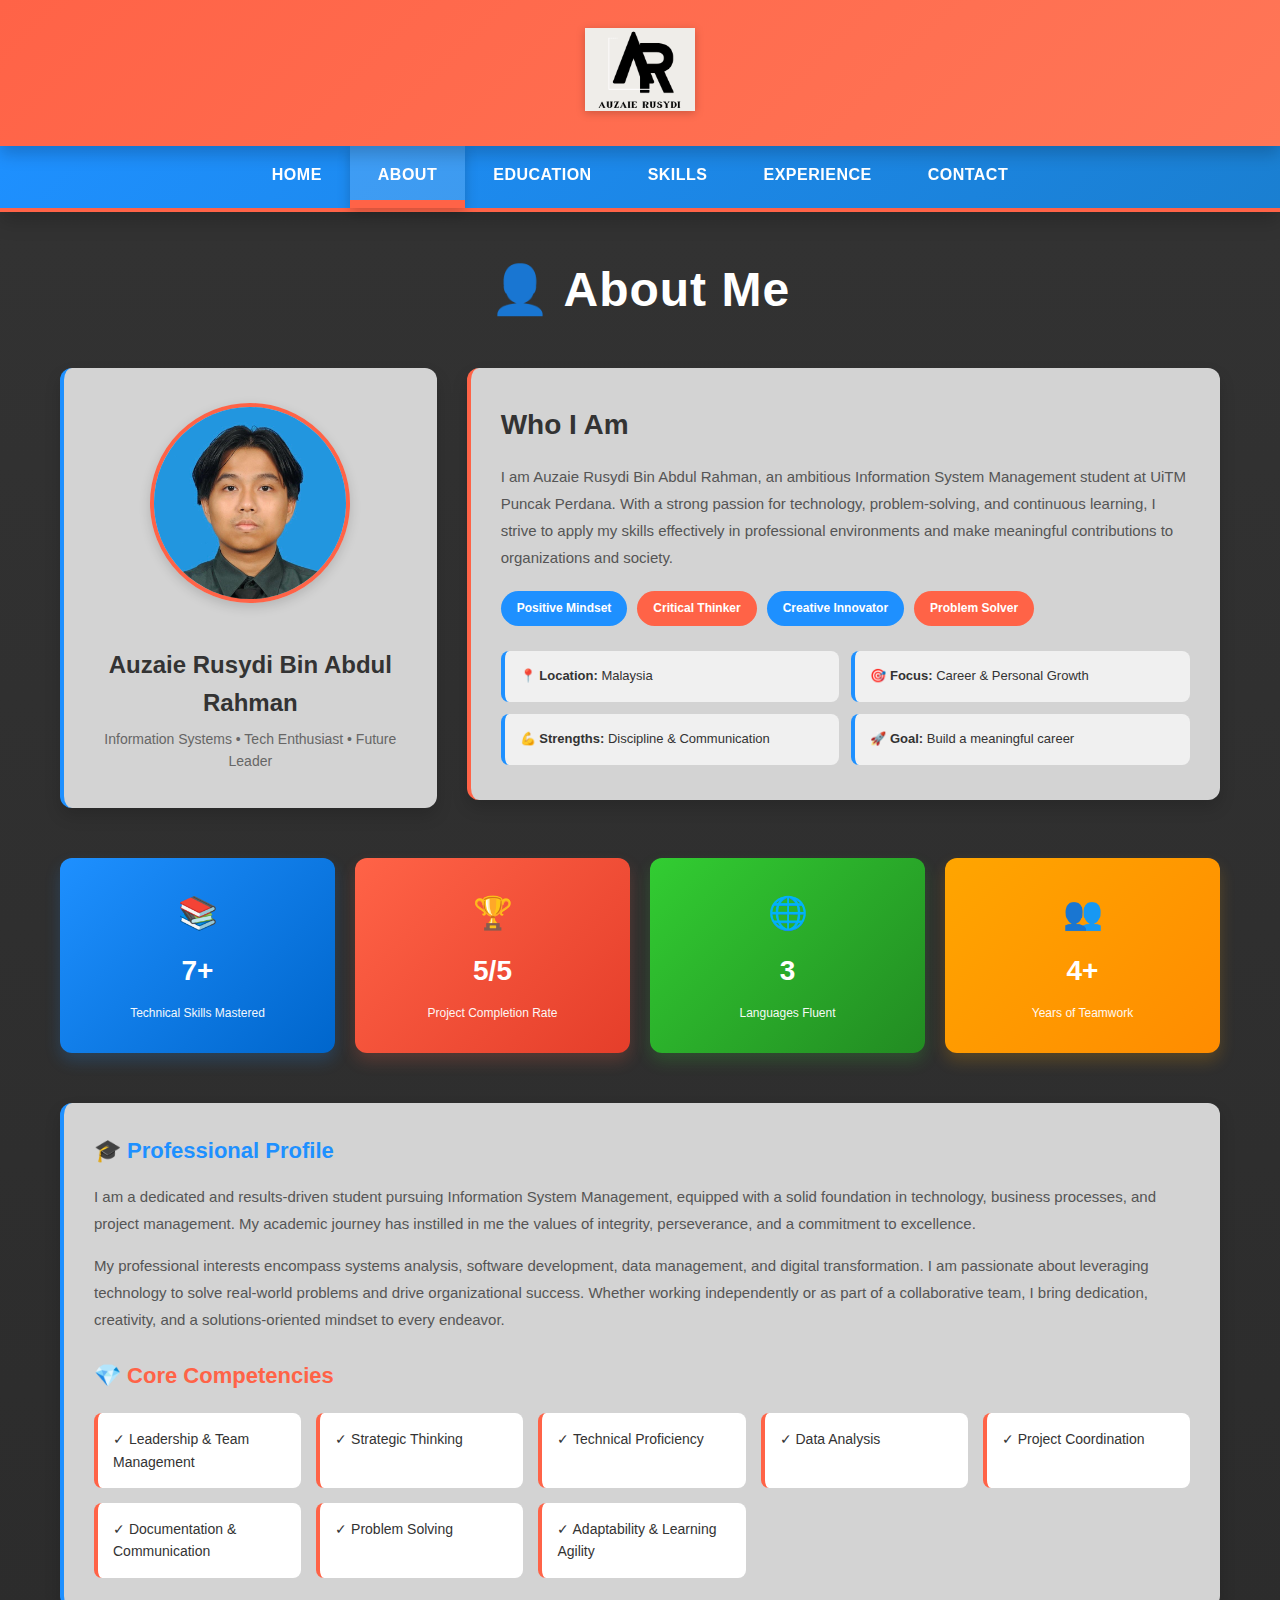
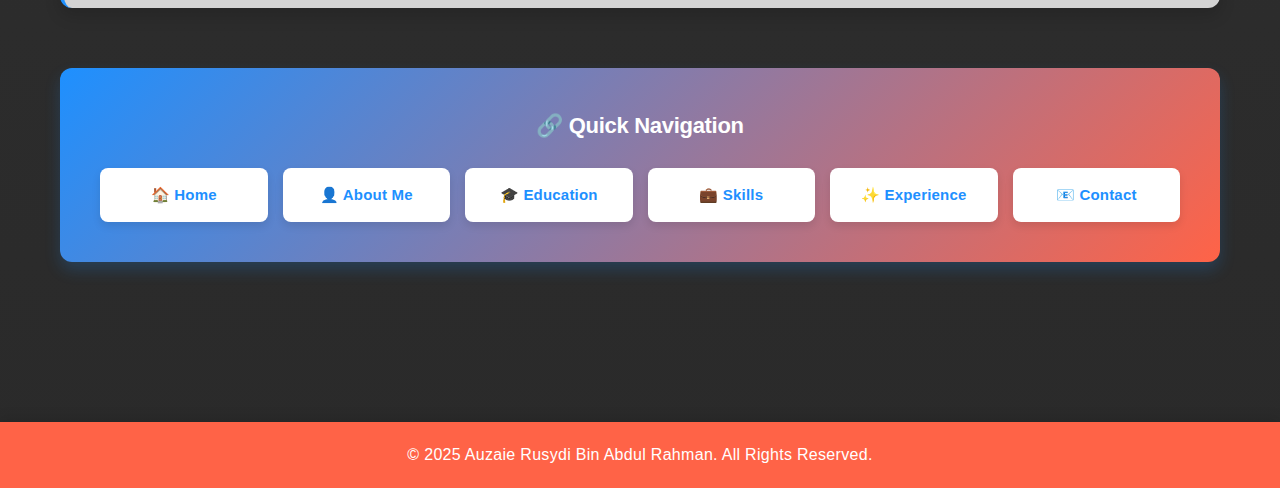
<file: about.html>
<!DOCTYPE html>
<html lang="en">
<head>
    <meta charset="UTF-8">
    <meta name="viewport" content="width=device-width, initial-scale=1.0">
    <title>About Me - E-Resume | Auzaie Rusydi Bin Abdul Rahman</title>
    <link rel="stylesheet" href="css/style.css">
    <style>
        * {
            margin: 0;
            padding: 0;
            box-sizing: border-box;
            scroll-behavior: smooth;
        }

        body {
            font-family: 'Segoe UI', Tahoma, Geneva, Verdana, sans-serif;
            background: linear-gradient(to bottom, #333333 0%, #2a2a2a 100%);
            line-height: 1.6;
            color: #333;
        }

        /* Header & Navigation */
        header {
            background: linear-gradient(135deg, #ff6347 0%, #ff7657 100%);
            text-align: center;
            padding: 28px 15px;
            box-shadow: 0 8px 16px rgba(0, 0, 0, 0.2);
            position: sticky;
            top: 0;
            z-index: 100;
        }

        header img {
            width: 110px;
            height: auto;
            transition: all 0.3s ease;
            filter: drop-shadow(0 2px 4px rgba(0, 0, 0, 0.2));
        }

        header img:hover {
            transform: scale(1.08);
            filter: drop-shadow(0 4px 8px rgba(0, 0, 0, 0.3));
        }

        nav {
            background: linear-gradient(135deg, #1e90ff 0%, #1a7fd1 100%);
            padding: 0;
            display: flex;
            justify-content: center;
            align-items: center;
            flex-wrap: wrap;
            box-shadow: 0 8px 20px rgba(0, 0, 0, 0.2);
            position: sticky;
            top: 100px;
            z-index: 99;
            gap: 0;
            border-bottom: 4px solid #ff6347;
        }

        nav a {
            color: white;
            text-decoration: none;
            padding: 16px 28px;
            margin: 0;
            border-radius: 0;
            transition: all 0.4s cubic-bezier(0.25, 0.46, 0.45, 0.94);
            font-weight: 700;
            letter-spacing: 0.5px;
            font-size: 16px;
            position: relative;
            overflow: hidden;
            border-bottom: 4px solid transparent;
            display: flex;
            align-items: center;
            justify-content: center;
        }

        nav a::before {
            content: '';
            position: absolute;
            top: 0;
            left: 0;
            width: 0;
            height: 100%;
            background: rgba(255, 99, 71, 0.2);
            transition: width 0.4s cubic-bezier(0.25, 0.46, 0.45, 0.94);
            z-index: -1;
        }

        nav a:hover::before {
            width: 100%;
        }

        nav a:hover {
            transform: translateY(-2px);
            box-shadow: 0 4px 12px rgba(0, 0, 0, 0.2);
            letter-spacing: 0.8px;
        }

        nav a:active {
            transform: translateY(0);
        }

        nav a.active {
            background: rgba(255, 255, 255, 0.15);
            border-bottom-color: #ff6347;
            box-shadow: inset 0 -4px 0 #ff6347, 0 4px 12px rgba(0, 0, 0, 0.2);
        }

        nav a.active:hover {
            background: rgba(255, 255, 255, 0.2);
        }

        /* Main Content */
        main {
            padding: 40px 20px;
            max-width: 1200px;
            margin: 0 auto;
        }

        .about-wrapper {
            display: grid;
            grid-template-columns: 1fr 2fr;
            gap: 30px;
            align-items: start;
        }

        .profile-card {
            background: #D3D3D3;
            border-radius: 12px;
            padding: 35px 25px;
            text-align: center;
            box-shadow: 0 8px 16px rgba(0, 0, 0, 0.15);
            border-left: 4px solid #1e90ff;
            transition: all 0.3s ease;
        }

        .profile-card:hover {
            transform: translateY(-5px);
            box-shadow: 0 12px 24px rgba(30, 144, 255, 0.2);
        }

        .profile-card img {
            width: 200px;
            height: 200px;
            border-radius: 50%;
            object-fit: cover;
            border: 4px solid #ff6347;
            box-shadow: 0 4px 12px rgba(0, 0, 0, 0.15);
            transition: all 0.3s ease;
            margin-bottom: 20px;
        }

        .profile-card img:hover {
            transform: scale(1.05);
            box-shadow: 0 8px 20px rgba(255, 99, 71, 0.3);
        }

        .profile-card h2 {
            color: #333333;
            font-size: 24px;
            font-weight: 600;
            margin: 15px 0 5px;
        }

        .role {
            color: #666;
            font-size: 14px;
            font-weight: 500;
        }

        .about-card {
            background: #D3D3D3;
            border-radius: 12px;
            padding: 35px 30px;
            box-shadow: 0 8px 16px rgba(0, 0, 0, 0.15);
            border-left: 4px solid #ff6347;
            transition: all 0.3s ease;
        }

        .about-card:hover {
            transform: translateY(-5px);
            box-shadow: 0 12px 24px rgba(255, 99, 71, 0.2);
        }

        .about-card h2 {
            color: #333333;
            font-size: 28px;
            font-weight: 600;
            margin-bottom: 15px;
        }

        .about-card p {
            color: #555;
            font-size: 15px;
            line-height: 1.8;
            margin-bottom: 20px;
        }

        .tags {
            display: flex;
            gap: 10px;
            flex-wrap: wrap;
            margin-bottom: 25px;
        }

        .tag {
            padding: 8px 16px;
            border-radius: 20px;
            background: #1e90ff;
            color: white;
            font-size: 12px;
            font-weight: 600;
        }

        .tag.orange {
            background: #ff6347;
        }

        .info-boxes {
            display: grid;
            grid-template-columns: 1fr 1fr;
            gap: 12px;
        }

        .box {
            background: #f0f0f0;
            border-radius: 8px;
            padding: 15px;
            border-left: 4px solid #1e90ff;
            font-size: 13px;
            color: #333;
            transition: all 0.3s ease;
        }

        .box:hover {
            border-left-color: #ff6347;
            transform: translateY(-2px);
            box-shadow: 0 4px 8px rgba(0, 0, 0, 0.1);
        }

        /* Highlights Section */
        .highlights {
            display: grid;
            grid-template-columns: repeat(auto-fit, minmax(200px, 1fr));
            gap: 20px;
            margin: 50px 0;
        }

        .highlight-card {
            background: linear-gradient(135deg, #1e90ff 0%, #0066cc 100%);
            color: white;
            padding: 30px;
            border-radius: 12px;
            text-align: center;
            box-shadow: 0 8px 16px rgba(30, 144, 255, 0.2);
            transition: all 0.3s ease;
        }

        .highlight-card:nth-child(2) {
            background: linear-gradient(135deg, #ff6347 0%, #e53e2a 100%);
            box-shadow: 0 8px 16px rgba(255, 99, 71, 0.2);
        }

        .highlight-card:nth-child(3) {
            background: linear-gradient(135deg, #32cd32 0%, #228b22 100%);
            box-shadow: 0 8px 16px rgba(50, 205, 50, 0.2);
        }

        .highlight-card:nth-child(4) {
            background: linear-gradient(135deg, #ffa500 0%, #ff8c00 100%);
            box-shadow: 0 8px 16px rgba(255, 165, 0, 0.2);
        }

        .highlight-card:hover {
            transform: translateY(-8px);
            box-shadow: 0 12px 24px rgba(0, 0, 0, 0.25);
        }

        .highlight-icon {
            font-size: 32px;
            margin-bottom: 10px;
        }

        .highlight-number {
            font-size: 28px;
            font-weight: 700;
            margin: 10px 0;
        }

        .highlight-text {
            font-size: 12px;
            font-weight: 500;
            opacity: 0.95;
        }

        /* Professional Summary */
        .professional-summary {
            background: #D3D3D3;
            border-radius: 12px;
            padding: 30px;
            margin: 40px 0;
            border-left: 4px solid #1e90ff;
            box-shadow: 0 8px 16px rgba(0, 0, 0, 0.15);
        }

        .professional-summary h3 {
            color: #1e90ff;
            font-size: 22px;
            margin-bottom: 15px;
            font-weight: 600;
        }

        .professional-summary p {
            color: #555;
            font-size: 15px;
            line-height: 1.8;
            margin-bottom: 15px;
        }

        .qualities {
            display: grid;
            grid-template-columns: repeat(auto-fit, minmax(180px, 1fr));
            gap: 15px;
            margin-top: 20px;
        }

        .quality-item {
            background: white;
            padding: 15px;
            border-radius: 8px;
            border-left: 4px solid #ff6347;
            font-size: 14px;
            color: #333;
            font-weight: 500;
            transition: all 0.3s ease;
        }

        .quality-item:hover {
            transform: translateX(5px);
            box-shadow: 0 4px 8px rgba(0, 0, 0, 0.1);
        }

        /* Main Page Title */
        h1 {
            font-size: 48px;
            color: #ffffff;
            text-align: center;
            margin-bottom: 40px;
            font-weight: 700;
            letter-spacing: 1px;
        }

        /* Navigation Buttons Section */
        .navigation-buttons {
            background: linear-gradient(135deg, #1e90ff 0%, #ff6347 100%);
            padding: 40px;
            border-radius: 12px;
            margin: 60px 0;
            box-shadow: 0 8px 16px rgba(30, 144, 255, 0.2);
        }

        .navigation-buttons h3 {
            color: white;
            font-size: 22px;
            text-align: center;
            margin-bottom: 25px;
            font-weight: 600;
        }

        .buttons-grid {
            display: grid;
            grid-template-columns: repeat(auto-fit, minmax(150px, 1fr));
            gap: 15px;
        }

        .nav-button {
            background: white;
            color: #1e90ff;
            padding: 15px 20px;
            border: none;
            border-radius: 8px;
            text-decoration: none;
            text-align: center;
            font-weight: 600;
            font-size: 15px;
            cursor: pointer;
            transition: all 0.3s ease;
            box-shadow: 0 4px 8px rgba(0, 0, 0, 0.1);
            display: inline-block;
        }

        .nav-button:hover {
            transform: translateY(-3px);
            box-shadow: 0 6px 12px rgba(0, 0, 0, 0.2);
            background: #f0f0f0;
        }

        .nav-button:active {
            transform: translateY(-1px);
        }

        /* Footer */
        footer {
            background-color: #ff6347;
            text-align: center;
            padding: 20px;
            color: white;
            margin-top: 60px;
            font-weight: 500;
        }

        /* Responsive */
        @media (max-width: 768px) {
            .about-wrapper {
                grid-template-columns: 1fr;
            }

            main {
                padding: 20px 15px;
            }

            nav {
                flex-direction: column;
                align-items: center;
            }

            nav a {
                margin: 5px 0;
                width: 90%;
                text-align: center;
            }

            .buttons-grid {
                grid-template-columns: repeat(2, 1fr);
            }

            .nav-button {
                padding: 12px 15px;
                font-size: 14px;
            }

            .navigation-buttons {
                margin: 40px 0;
                padding: 30px 15px;
            }

            .navigation-buttons h3 {
                font-size: 18px;
                margin-bottom: 20px;
            }
        }
    </style>
</head>

<body>
    <header>
        <img src="picture/Logo Auzaie.png" alt="Logo - Auzaie">
    </header>

    <nav>
        <a href="index.html">HOME</a>
        <a href="about.html" class="active">ABOUT</a>
        <a href="education.html">EDUCATION</a>
        <a href="skills.html">SKILLS</a>
        <a href="experience.html">EXPERIENCE</a>
        <a href="contact.html">CONTACT</a>
    </nav>

    <main>
        <h1>👤 About Me</h1>

        <div class="about-wrapper">
            <!-- Profile Card -->
            <div class="profile-card">
                <img src="picture/photo me.jpg" alt="Profile Photo - Auzaie">
                <h2>Auzaie Rusydi Bin Abdul Rahman</h2>
                <div class="role">Information Systems • Tech Enthusiast • Future Leader</div>
            </div>

            <!-- About Description -->
            <div class="about-card">
                <h2>Who I Am</h2>
                <p>
                    I am Auzaie Rusydi Bin Abdul Rahman, an ambitious Information System Management student at UiTM Puncak Perdana. 
                    With a strong passion for technology, problem-solving, and continuous learning, I strive to apply my skills effectively 
                    in professional environments and make meaningful contributions to organizations and society.
                </p>

                <div class="tags">
                    <span class="tag">Positive Mindset</span>
                    <span class="tag orange">Critical Thinker</span>
                    <span class="tag">Creative Innovator</span>
                    <span class="tag orange">Problem Solver</span>
                </div>

                <div class="info-boxes">
                    <div class="box"><strong>📍 Location:</strong> Malaysia</div>
                    <div class="box"><strong>🎯 Focus:</strong> Career & Personal Growth</div>
                    <div class="box"><strong>💪 Strengths:</strong> Discipline & Communication</div>
                    <div class="box"><strong>🚀 Goal:</strong> Build a meaningful career</div>
                </div>
            </div>
        </div>

        <!-- Key Highlights -->
        <div class="highlights">
            <div class="highlight-card">
                <div class="highlight-icon">📚</div>
                <div class="highlight-number">7+</div>
                <div class="highlight-text">Technical Skills Mastered</div>
            </div>
            <div class="highlight-card">
                <div class="highlight-icon">🏆</div>
                <div class="highlight-number">5/5</div>
                <div class="highlight-text">Project Completion Rate</div>
            </div>
            <div class="highlight-card">
                <div class="highlight-icon">🌐</div>
                <div class="highlight-number">3</div>
                <div class="highlight-text">Languages Fluent</div>
            </div>
            <div class="highlight-card">
                <div class="highlight-icon">👥</div>
                <div class="highlight-number">4+</div>
                <div class="highlight-text">Years of Teamwork</div>
            </div>
        </div>

        <!-- Professional Summary -->
        <div class="professional-summary">
            <h3>🎓 Professional Profile</h3>
            <p>
                I am a dedicated and results-driven student pursuing Information System Management, equipped with a solid foundation in 
                technology, business processes, and project management. My academic journey has instilled in me the values of integrity, 
                perseverance, and a commitment to excellence.
            </p>
            <p>
                My professional interests encompass systems analysis, software development, data management, and digital transformation. 
                I am passionate about leveraging technology to solve real-world problems and drive organizational success. Whether working 
                independently or as part of a collaborative team, I bring dedication, creativity, and a solutions-oriented mindset to every endeavor.
            </p>

            <h3 style="margin-top: 25px; color: #ff6347;">💎 Core Competencies</h3>
            <div class="qualities">
                <div class="quality-item">✓ Leadership & Team Management</div>
                <div class="quality-item">✓ Strategic Thinking</div>
                <div class="quality-item">✓ Technical Proficiency</div>
                <div class="quality-item">✓ Data Analysis</div>
                <div class="quality-item">✓ Project Coordination</div>
                <div class="quality-item">✓ Documentation & Communication</div>
                <div class="quality-item">✓ Problem Solving</div>
                <div class="quality-item">✓ Adaptability & Learning Agility</div>
            </div>
        </div>

        <!-- Navigation Buttons -->
        <div class="navigation-buttons">
            <h3>🔗 Quick Navigation</h3>
            <div class="buttons-grid">
                <a href="index.html" class="nav-button">🏠 Home</a>
                <a href="about.html" class="nav-button">👤 About Me</a>
                <a href="education.html" class="nav-button">🎓 Education</a>
                <a href="skills.html" class="nav-button">💼 Skills</a>
                <a href="experience.html" class="nav-button">✨ Experience</a>
                <a href="contact.html" class="nav-button">📧 Contact</a>
            </div>
        </div>
    </main>

    <footer>
        © 2025 Auzaie Rusydi Bin Abdul Rahman. All Rights Reserved.
    </footer>
</body>
</html>
</file>
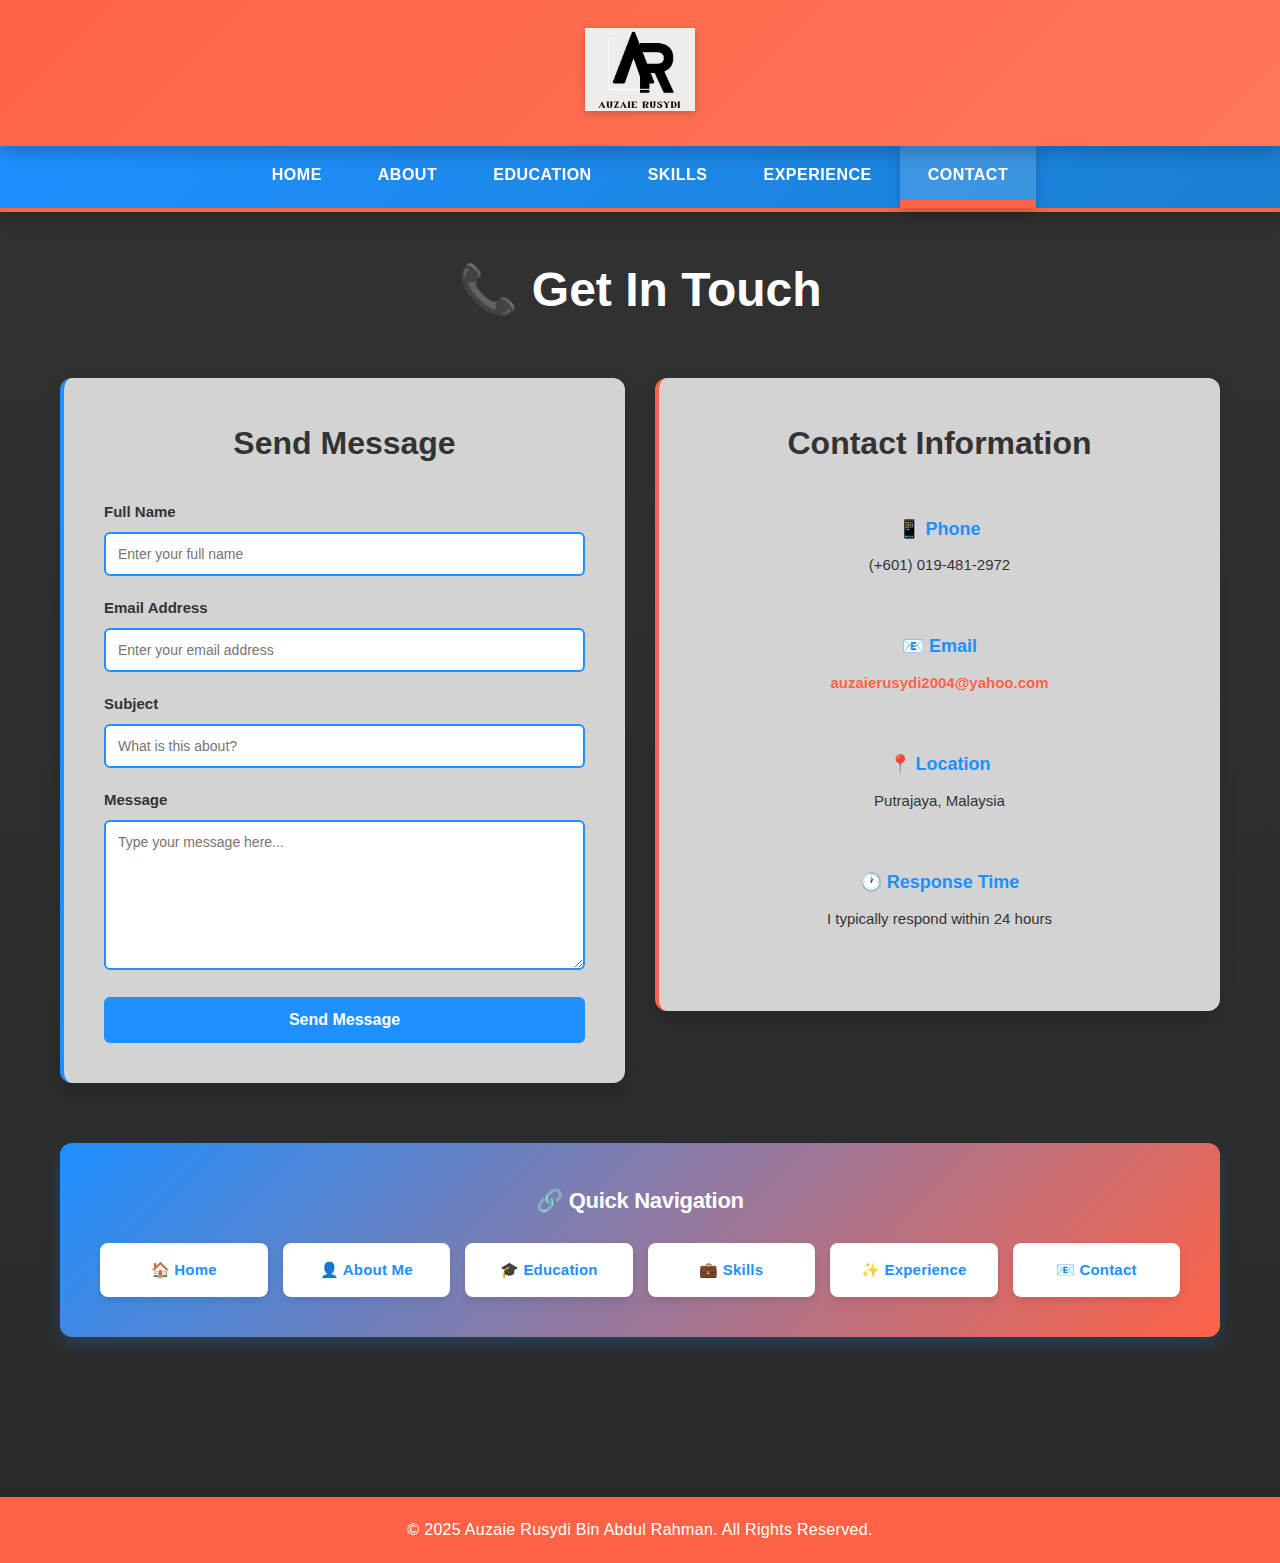
<file: contact.html>
<!DOCTYPE html>
<html lang="en">
<head>
    <meta charset="UTF-8">
    <meta name="viewport" content="width=device-width, initial-scale=1.0">
    <title>Contact - E-Resume | Auzaie Rusydi Bin Abdul Rahman</title>
    <link rel="stylesheet" href="css/style.css">
    <style>
        * {
            margin: 0;
            padding: 0;
            box-sizing: border-box;
            scroll-behavior: smooth;
        }

        body {
            font-family: 'Segoe UI', Tahoma, Geneva, Verdana, sans-serif;
            background: linear-gradient(to bottom, #333333 0%, #2a2a2a 100%);
            line-height: 1.6;
            color: #333;
        }

        /* Header & Navigation */
        header {
            background: linear-gradient(135deg, #ff6347 0%, #ff7657 100%);
            text-align: center;
            padding: 28px 15px;
            box-shadow: 0 8px 16px rgba(0, 0, 0, 0.2);
            position: sticky;
            top: 0;
            z-index: 100;
        }

        header img {
            width: 110px;
            height: auto;
            transition: all 0.3s ease;
            filter: drop-shadow(0 2px 4px rgba(0, 0, 0, 0.2));
        }

        header img:hover {
            transform: scale(1.08);
            filter: drop-shadow(0 4px 8px rgba(0, 0, 0, 0.3));
        }

        nav {
            background: linear-gradient(135deg, #1e90ff 0%, #1a7fd1 100%);
            padding: 0;
            display: flex;
            justify-content: center;
            align-items: center;
            flex-wrap: wrap;
            box-shadow: 0 8px 20px rgba(0, 0, 0, 0.2);
            position: sticky;
            top: 100px;
            z-index: 99;
            gap: 0;
            border-bottom: 4px solid #ff6347;
        }

        nav a {
            color: white;
            text-decoration: none;
            padding: 16px 28px;
            margin: 0;
            border-radius: 0;
            transition: all 0.4s cubic-bezier(0.25, 0.46, 0.45, 0.94);
            font-weight: 700;
            letter-spacing: 0.5px;
            font-size: 16px;
            position: relative;
            overflow: hidden;
            border-bottom: 4px solid transparent;
            display: flex;
            align-items: center;
            justify-content: center;
        }

        nav a::before {
            content: '';
            position: absolute;
            top: 0;
            left: 0;
            width: 0;
            height: 100%;
            background: rgba(255, 99, 71, 0.2);
            transition: width 0.4s cubic-bezier(0.25, 0.46, 0.45, 0.94);
            z-index: -1;
        }

        nav a:hover::before {
            width: 100%;
        }

        nav a:hover {
            transform: translateY(-2px);
            box-shadow: 0 4px 12px rgba(0, 0, 0, 0.2);
            letter-spacing: 0.8px;
        }

        nav a:active {
            transform: translateY(0);
        }

        nav a.active {
            background: rgba(255, 255, 255, 0.15);
            border-bottom-color: #ff6347;
            box-shadow: inset 0 -4px 0 #ff6347, 0 4px 12px rgba(0, 0, 0, 0.2);
        }

        nav a.active:hover {
            background: rgba(255, 255, 255, 0.2);
        }

        /* Main Content */
        main {
            padding: 40px 20px;
            max-width: 1200px;
            margin: 0 auto;
        }

        h1 {
            font-size: 48px;
            color: #ffffff;
            text-align: center;
            margin-bottom: 50px;
            font-weight: 700;
        }

        .contact-section {
            display: grid;
            grid-template-columns: 1fr 1fr;
            gap: 30px;
            align-items: start;
        }

        /* Contact Form */
        .contact-form-box {
            background: #D3D3D3;
            padding: 40px;
            border-radius: 12px;
            box-shadow: 0 8px 16px rgba(0, 0, 0, 0.15);
            border-left: 4px solid #1e90ff;
            transition: all 0.3s ease;
        }

        .contact-form-box:hover {
            transform: translateY(-5px);
            box-shadow: 0 12px 24px rgba(30, 144, 255, 0.2);
        }

        .contact-form-box h2 {
            text-align: center;
            font-size: 32px;
            color: #333333;
            margin-bottom: 30px;
            font-weight: 600;
        }

        .form-group {
            margin-bottom: 20px;
        }

        label {
            display: block;
            font-weight: 600;
            margin-bottom: 8px;
            color: #333333;
            font-size: 15px;
        }

        input, textarea {
            width: 100%;
            padding: 12px;
            border: 2px solid #1e90ff;
            border-radius: 6px;
            font-family: 'Segoe UI', sans-serif;
            font-size: 14px;
            box-sizing: border-box;
            transition: all 0.3s ease;
        }

        input:focus, textarea:focus {
            outline: none;
            border: 2px solid #ff6347;
            background-color: #f9f9f9;
            box-shadow: 0 0 8px rgba(255, 99, 71, 0.2);
        }

        textarea {
            resize: vertical;
            min-height: 150px;
        }

        button {
            width: 100%;
            padding: 14px;
            background: #1e90ff;
            color: white;
            font-size: 16px;
            font-weight: 600;
            border: none;
            border-radius: 6px;
            cursor: pointer;
            transition: all 0.3s ease;
        }

        button:hover {
            background: #0066cc;
            transform: translateY(-2px);
            box-shadow: 0 4px 12px rgba(30, 144, 255, 0.3);
        }

        /* Contact Information */
        .contact-info-box {
            background: #D3D3D3;
            padding: 40px;
            border-radius: 12px;
            box-shadow: 0 8px 16px rgba(0, 0, 0, 0.15);
            border-left: 4px solid #ff6347;
            transition: all 0.3s ease;
        }

        .contact-info-box:hover {
            transform: translateY(-5px);
            box-shadow: 0 12px 24px rgba(255, 99, 71, 0.2);
        }

        .contact-info-box h2 {
            text-align: center;
            font-size: 32px;
            color: #333333;
            margin-bottom: 30px;
            font-weight: 600;
        }

        .contact-item {
            margin-bottom: 25px;
            text-align: center;
            padding: 15px;
            border-radius: 8px;
            transition: all 0.3s ease;
        }

        .contact-item:hover {
            background: #f0f0f0;
            transform: translateY(-2px);
        }

        .contact-item h3 {
            font-size: 18px;
            font-weight: 600;
            color: #1e90ff;
            margin: 0 0 10px 0;
        }

        .contact-item p {
            font-size: 15px;
            color: #333333;
            margin: 0;
            line-height: 1.6;
        }

        .contact-item a {
            color: #ff6347;
            text-decoration: none;
            transition: all 0.3s ease;
            font-weight: 600;
        }

        .contact-item a:hover {
            color: #1e90ff;
            text-decoration: underline;
        }

        /* Navigation Buttons Section */
        .navigation-buttons {
            background: linear-gradient(135deg, #1e90ff 0%, #ff6347 100%);
            padding: 40px;
            border-radius: 12px;
            margin: 60px 0;
            box-shadow: 0 8px 16px rgba(30, 144, 255, 0.2);
        }

        .navigation-buttons h3 {
            color: white;
            font-size: 22px;
            text-align: center;
            margin-bottom: 25px;
            font-weight: 600;
        }

        .buttons-grid {
            display: grid;
            grid-template-columns: repeat(auto-fit, minmax(150px, 1fr));
            gap: 15px;
        }

        .nav-button {
            background: white;
            color: #1e90ff;
            padding: 15px 20px;
            border: none;
            border-radius: 8px;
            text-decoration: none;
            text-align: center;
            font-weight: 600;
            font-size: 15px;
            cursor: pointer;
            transition: all 0.3s ease;
            box-shadow: 0 4px 8px rgba(0, 0, 0, 0.1);
            display: inline-block;
        }

        .nav-button:hover {
            transform: translateY(-3px);
            box-shadow: 0 6px 12px rgba(0, 0, 0, 0.2);
            background: #f0f0f0;
        }

        .nav-button:active {
            transform: translateY(-1px);
        }

        /* Footer */
        footer {
            background-color: #ff6347;
            text-align: center;
            padding: 20px;
            color: white;
            margin-top: 60px;
            font-weight: 500;
        }

        /* Responsive */
        @media (max-width: 768px) {
            .contact-section {
                grid-template-columns: 1fr;
            }

            h1 {
                font-size: 36px;
            }

            main {
                padding: 20px 15px;
            }

            nav {
                flex-direction: column;
                align-items: center;
            }

            nav a {
                margin: 5px 0;
                width: 90%;
                text-align: center;
            }
        }
    </style>
</head>

<body>
    <header>
        <img src="picture/Logo Auzaie.png" alt="Logo - Auzaie">
    </header>

    <nav>
        <a href="index.html">HOME</a>
        <a href="about.html">ABOUT</a>
        <a href="education.html">EDUCATION</a>
        <a href="skills.html">SKILLS</a>
        <a href="experience.html">EXPERIENCE</a>
        <a href="contact.html" class="active">CONTACT</a>
    </nav>

    <main>
        <h1>📞 Get In Touch</h1>

        <div class="contact-section">
            <!-- Contact Form -->
            <div class="contact-form-box">
                <h2>Send Message</h2>
                <form action="#" method="post">
                    <div class="form-group">
                        <label for="name">Full Name</label>
                        <input type="text" id="name" name="name" placeholder="Enter your full name" required>
                    </div>

                    <div class="form-group">
                        <label for="email">Email Address</label>
                        <input type="email" id="email" name="email" placeholder="Enter your email address" required>
                    </div>

                    <div class="form-group">
                        <label for="subject">Subject</label>
                        <input type="text" id="subject" name="subject" placeholder="What is this about?" required>
                    </div>

                    <div class="form-group">
                        <label for="message">Message</label>
                        <textarea id="message" name="message" placeholder="Type your message here..." required></textarea>
                    </div>

                    <button type="submit">Send Message</button>
                </form>
            </div>

            <!-- Contact Information -->
            <div class="contact-info-box">
                <h2>Contact Information</h2>

                <div class="contact-item">
                    <h3>📱 Phone</h3>
                    <p>(+601) 019-481-2972</p>
                </div>

                <div class="contact-item">
                    <h3>📧 Email</h3>
                    <p><a href="mailto:auzaierusydi2004@yahoo.com">auzaierusydi2004@yahoo.com</a></p>
                </div>

                <div class="contact-item">
                    <h3>📍 Location</h3>
                    <p>Putrajaya, Malaysia</p>
                </div>

                <div class="contact-item">
                    <h3>🕐 Response Time</h3>
                    <p>I typically respond within 24 hours</p>
                </div>
            </div>
        </div>

        <!-- Navigation Buttons -->
        <div class="navigation-buttons">
            <h3>🔗 Quick Navigation</h3>
            <div class="buttons-grid">
                <a href="index.html" class="nav-button">🏠 Home</a>
                <a href="about.html" class="nav-button">👤 About Me</a>
                <a href="education.html" class="nav-button">🎓 Education</a>
                <a href="skills.html" class="nav-button">💼 Skills</a>
                <a href="experience.html" class="nav-button">✨ Experience</a>
                <a href="contact.html" class="nav-button">📧 Contact</a>
            </div>
        </div>
    </main>

    <footer>
        © 2025 Auzaie Rusydi Bin Abdul Rahman. All Rights Reserved.
    </footer>
</body>
</html>
</file>
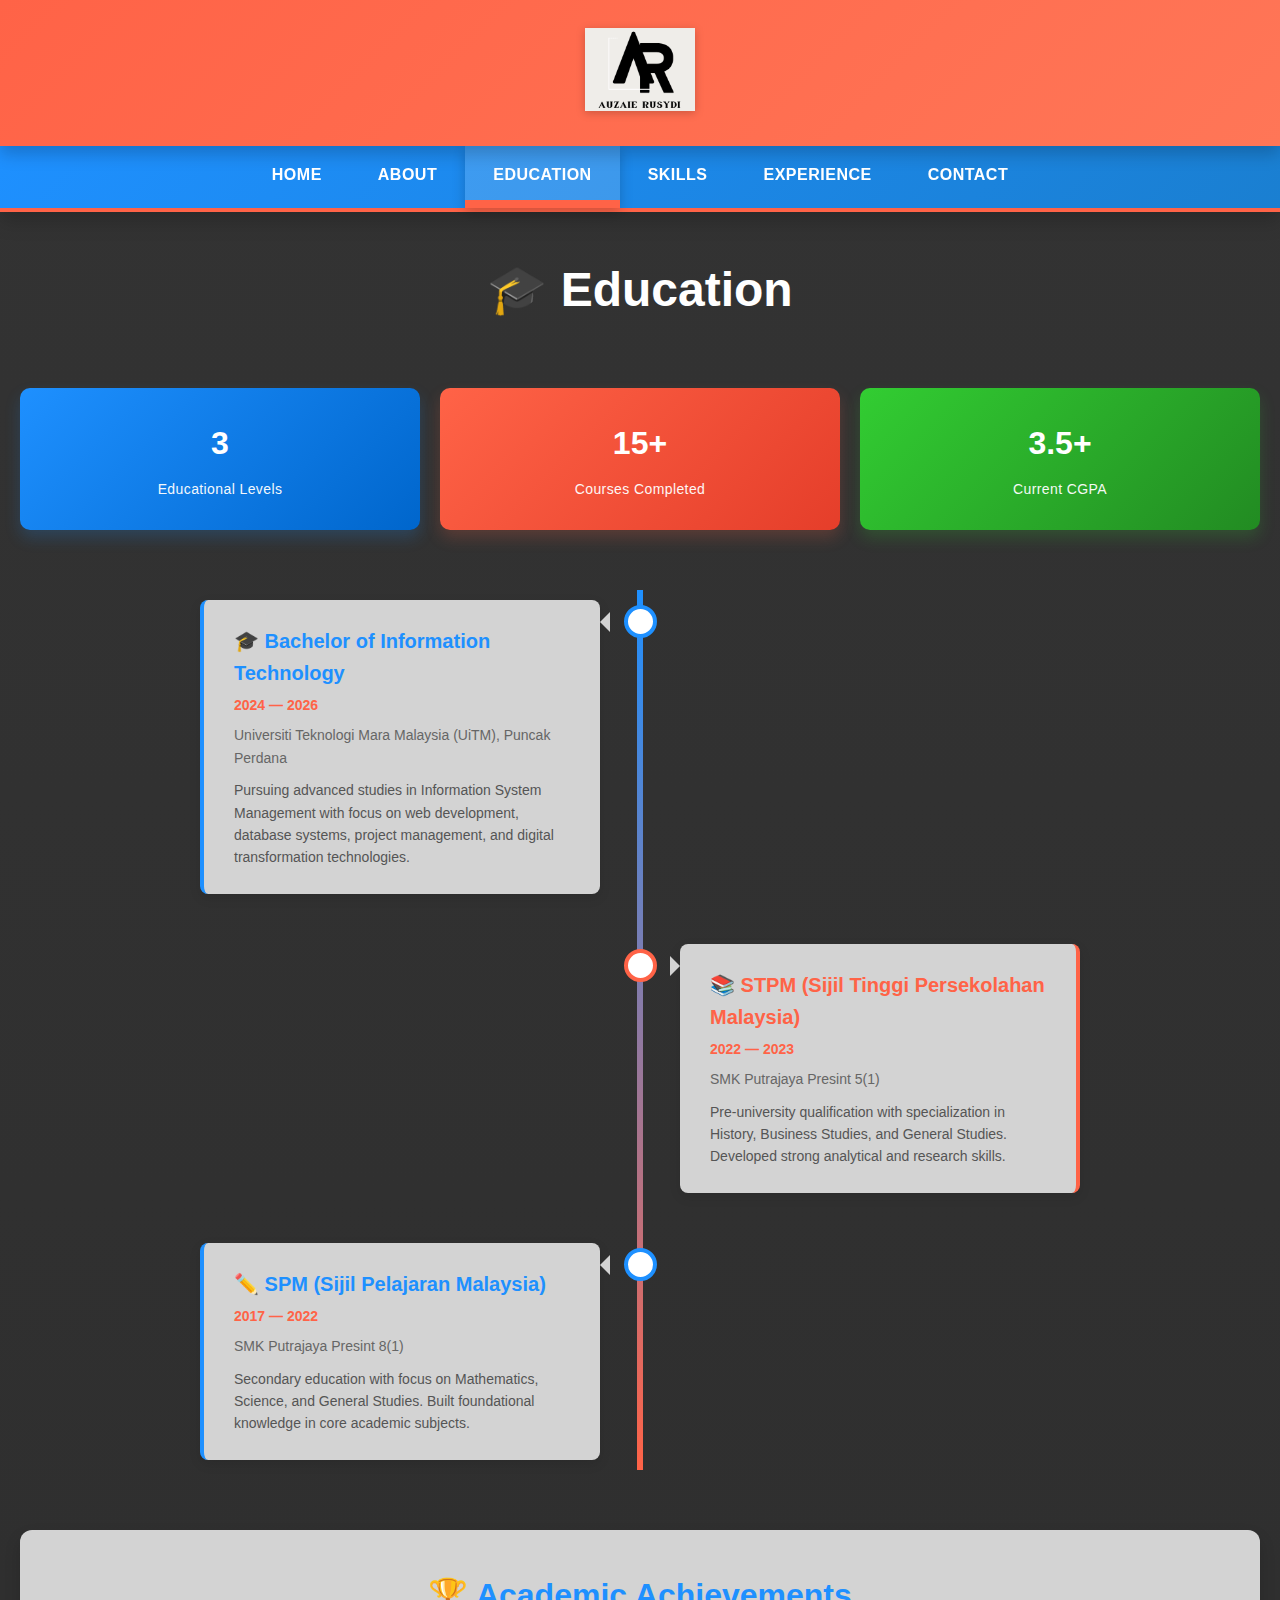
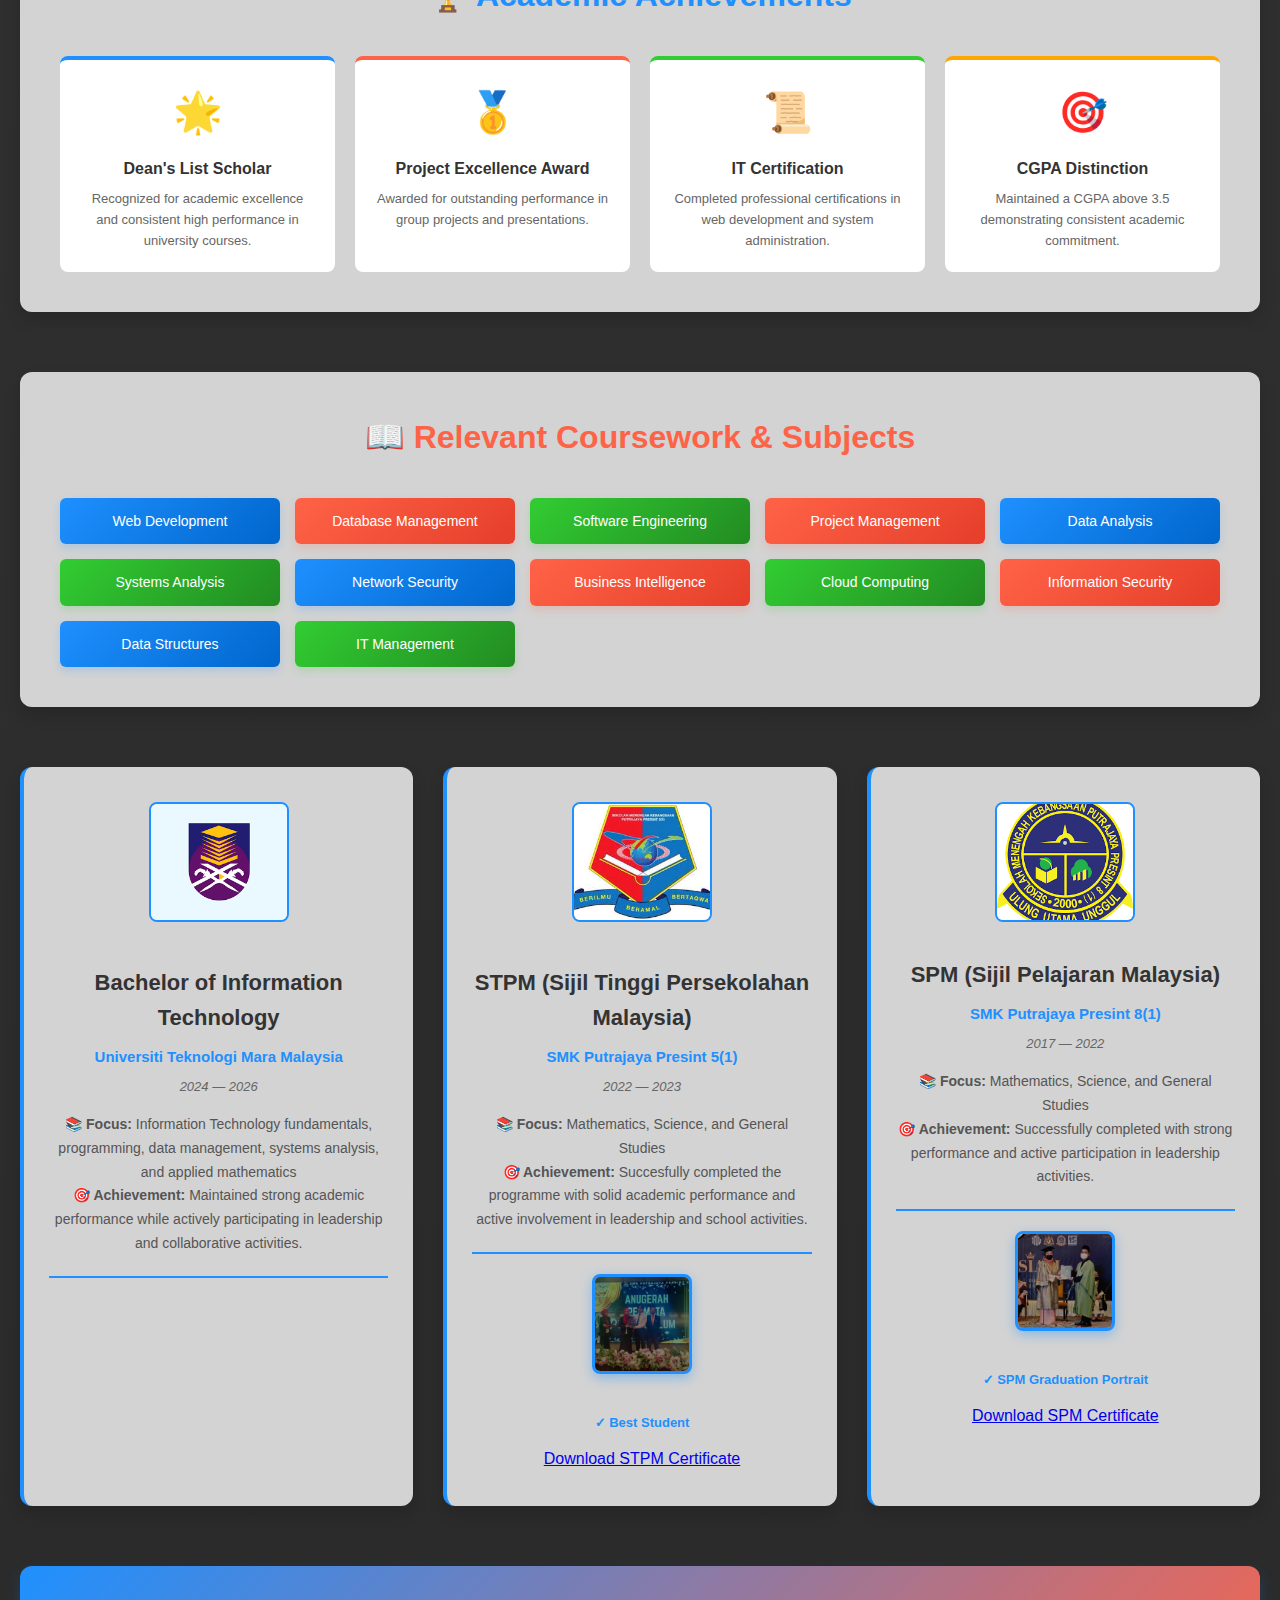
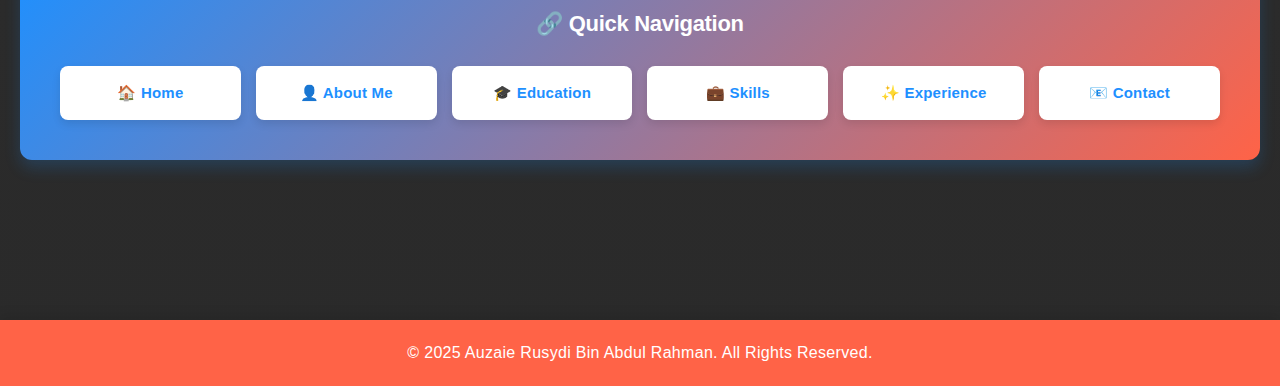
<file: education.html>
<!DOCTYPE html>
<html lang="en">
<head>
    <meta charset="UTF-8">
    <meta name="viewport" content="width=device-width, initial-scale=1.0">
    <title>Education - E-Resume | Auzaie Rusydi Bin Abdul Rahman</title>
    <link rel="stylesheet" href="css/style.css">
    <style>
        * {
            margin: 0;
            padding: 0;
            box-sizing: border-box;
        }

        body {
            font-family: 'Segoe UI', Tahoma, Geneva, Verdana, sans-serif;
            background: linear-gradient(to bottom, #333333 0%, #2a2a2a 100%);
            line-height: 1.6;
            color: #333;
        }

        /* Header & Navigation */
        header {
            background: linear-gradient(135deg, #ff6347 0%, #ff7657 100%);
            text-align: center;
            padding: 28px 15px;
            box-shadow: 0 8px 16px rgba(0, 0, 0, 0.2);
            position: sticky;
            top: 0;
            z-index: 100;
        }

        header img {
            width: 110px;
            height: auto;
            transition: all 0.3s ease;
            filter: drop-shadow(0 2px 4px rgba(0, 0, 0, 0.2));
        }

        header img:hover {
            transform: scale(1.08);
            filter: drop-shadow(0 4px 8px rgba(0, 0, 0, 0.3));
        }

        nav {
            background: linear-gradient(135deg, #1e90ff 0%, #1a7fd1 100%);
            padding: 0;
            display: flex;
            justify-content: center;
            align-items: center;
            flex-wrap: wrap;
            box-shadow: 0 8px 20px rgba(0, 0, 0, 0.2);
            position: sticky;
            top: 100px;
            z-index: 99;
            gap: 0;
            border-bottom: 4px solid #ff6347;
        }

        nav a {
            color: white;
            text-decoration: none;
            padding: 16px 28px;
            margin: 0;
            border-radius: 0;
            transition: all 0.4s cubic-bezier(0.25, 0.46, 0.45, 0.94);
            font-weight: 700;
            letter-spacing: 0.5px;
            font-size: 16px;
            position: relative;
            overflow: hidden;
            border-bottom: 4px solid transparent;
            display: flex;
            align-items: center;
            justify-content: center;
        }

        nav a::before {
            content: '';
            position: absolute;
            top: 0;
            left: 0;
            width: 0;
            height: 100%;
            background: rgba(255, 99, 71, 0.2);
            transition: width 0.4s cubic-bezier(0.25, 0.46, 0.45, 0.94);
            z-index: -1;
        }

        nav a:hover::before {
            width: 100%;
        }

        nav a:hover {
            transform: translateY(-2px);
            box-shadow: 0 4px 12px rgba(0, 0, 0, 0.2);
            letter-spacing: 0.8px;
        }

        nav a:active {
            transform: translateY(0);
        }

        nav a.active {
            background: rgba(255, 255, 255, 0.15);
            border-bottom-color: #ff6347;
            box-shadow: inset 0 -4px 0 #ff6347, 0 4px 12px rgba(0, 0, 0, 0.2);
        }

        nav a.active:hover {
            background: rgba(255, 255, 255, 0.2);
        }

        /* Main Content */
        main {
            padding: 40px 20px;
            max-width: 1300px;
            margin: 0 auto;
        }

        h1 {
            font-size: 48px;
            color: #ffffff;
            text-align: center;
            margin-bottom: 50px;
            font-weight: 700;
        }

        .education-grid {
            display: grid;
            grid-template-columns: repeat(auto-fit, minmax(350px, 1fr));
            gap: 30px;
            margin-bottom: 30px;
        }

        .edu-card {
            background: #D3D3D3;
            border-radius: 12px;
            padding: 35px 25px;
            text-align: center;
            box-shadow: 0 8px 16px rgba(0, 0, 0, 0.15);
            transition: all 0.3s ease;
            border-left: 4px solid #1e90ff;
        }

        .edu-card:hover {
            transform: translateY(-8px);
            box-shadow: 0 12px 24px rgba(30, 144, 255, 0.2);
            border-left-color: #ff6347;
        }

        .edu-card img {
            width: 140px;
            height: 120px;
            margin-bottom: 20px;
            border-radius: 8px;
            cursor: pointer;
            border: 2px solid #1e90ff;
            transition: all 0.3s ease;
            object-fit: cover;
        }

        .edu-card img:hover {
            transform: scale(1.1);
            box-shadow: 0 8px 16px rgba(30, 144, 255, 0.3);
        }

        .edu-card h3 {
            margin: 15px 0 10px 0;
            color: #333333;
            font-size: 22px;
            font-weight: 600;
        }

        .edu-card .school {
            font-weight: 600;
            color: #1e90ff;
            font-size: 15px;
            margin-bottom: 8px;
        }

        .edu-card .year {
            color: #666;
            font-size: 13px;
            font-style: italic;
            margin-bottom: 15px;
            display: block;
        }

        .edu-card p {
            color: #555;
            font-size: 14px;
            line-height: 1.7;
        }

        /* Modal */
        .modal {
            display: none;
            position: fixed;
            z-index: 1000;
            left: 0;
            top: 0;
            width: 100%;
            height: 100%;
            background-color: rgba(0, 0, 0, 0.95);
            animation: fadeIn 0.3s ease;
        }

        @keyframes fadeIn {
            from { opacity: 0; }
            to { opacity: 1; }
        }

        .modal-content {
            margin: auto;
            display: block;
            max-width: 90%;
            max-height: 90vh;
            padding: 50px 20px;
            animation: zoomIn 0.3s ease;
        }

        @keyframes zoomIn {
            from { transform: scale(0.8); opacity: 0; }
            to { transform: scale(1); opacity: 1; }
        }

        .close {
            position: fixed;
            top: 30px;
            right: 40px;
            color: white;
            font-size: 36px;
            font-weight: bold;
            cursor: pointer;
            transition: color 0.3s ease;
            z-index: 1001;
        }

        .close:hover {
            color: #1e90ff;
        }

        /* Timeline Section */
        .timeline {
            position: relative;
            max-width: 1000px;
            margin: 60px auto;
            padding: 0 20px;
        }

        .timeline::after {
            content: '';
            position: absolute;
            width: 6px;
            background: linear-gradient(180deg, #1e90ff 0%, #ff6347 100%);
            top: 0;
            bottom: 0;
            left: 50%;
            margin-left: -3px;
        }

        .timeline-container {
            padding: 10px 40px;
            position: relative;
            background-color: inherit;
            width: 50%;
            margin-bottom: 30px;
        }

        .timeline-container::after {
            content: '';
            position: absolute;
            width: 25px;
            height: 25px;
            right: -17px;
            background-color: white;
            border: 4px solid #1e90ff;
            top: 15px;
            border-radius: 50%;
            z-index: 1;
        }

        .left {
            left: 0;
        }

        .right {
            left: 50%;
        }

        .right::before {
            content: " ";
            height: 0;
            position: absolute;
            top: 22px;
            width: 0;
            z-index: 1;
            left: 30px;
            border: medium solid white;
            border-width: 10px 0 10px 10px;
            border-color: transparent transparent transparent #D3D3D3;
        }

        .left::before {
            content: " ";
            height: 0;
            position: absolute;
            top: 22px;
            width: 0;
            z-index: 1;
            right: 30px;
            border: medium solid white;
            border-width: 10px 10px 10px 0;
            border-color: transparent #D3D3D3 transparent transparent;
        }

        .right::after {
            left: -16px;
            border: 4px solid #ff6347;
        }

        .timeline-content {
            padding: 25px 30px;
            background-color: #D3D3D3;
            border-radius: 8px;
            box-shadow: 0 4px 12px rgba(0, 0, 0, 0.1);
            transition: all 0.3s ease;
            border-left: 4px solid #1e90ff;
        }

        .right .timeline-content {
            border-left: none;
            border-right: 4px solid #ff6347;
        }

        .timeline-content:hover {
            transform: translateY(-5px);
            box-shadow: 0 8px 20px rgba(0, 0, 0, 0.15);
        }

        .timeline-content h3 {
            color: #1e90ff;
            font-size: 20px;
            font-weight: 600;
            margin-bottom: 5px;
        }

        .right .timeline-content h3 {
            color: #ff6347;
        }

        .timeline-year {
            color: #ff6347;
            font-weight: 700;
            font-size: 14px;
            margin-bottom: 8px;
        }

        .timeline-school {
            color: #666;
            font-size: 14px;
            margin-bottom: 10px;
            font-weight: 500;
        }

        .timeline-description {
            color: #555;
            font-size: 14px;
            line-height: 1.6;
        }

        /* Achievements Section */
        .achievements-section {
            background: #D3D3D3;
            padding: 40px;
            border-radius: 12px;
            margin: 60px 0;
            box-shadow: 0 8px 16px rgba(0, 0, 0, 0.15);
        }

        .achievements-section h2 {
            font-size: 32px;
            color: #1e90ff;
            text-align: center;
            margin-bottom: 35px;
            font-weight: 700;
        }

        .achievements-grid {
            display: grid;
            grid-template-columns: repeat(auto-fit, minmax(250px, 1fr));
            gap: 20px;
        }

        .achievement-item {
            background: white;
            padding: 20px;
            border-radius: 8px;
            border-top: 4px solid #1e90ff;
            transition: all 0.3s ease;
            text-align: center;
        }

        .achievement-item:nth-child(2) {
            border-top-color: #ff6347;
        }

        .achievement-item:nth-child(3) {
            border-top-color: #32cd32;
        }

        .achievement-item:nth-child(4) {
            border-top-color: #ffa500;
        }

        .achievement-item:hover {
            transform: translateY(-5px);
            box-shadow: 0 8px 16px rgba(0, 0, 0, 0.1);
        }

        .achievement-icon {
            font-size: 40px;
            margin-bottom: 12px;
        }

        .achievement-item h4 {
            color: #333;
            font-size: 16px;
            font-weight: 600;
            margin-bottom: 8px;
        }

        .achievement-item p {
            color: #666;
            font-size: 13px;
            line-height: 1.6;
        }

        /* Coursework Section */
        .coursework-section {
            background: #D3D3D3;
            padding: 40px;
            border-radius: 12px;
            margin: 60px 0;
            box-shadow: 0 8px 16px rgba(0, 0, 0, 0.15);
        }

        .coursework-section h2 {
            font-size: 32px;
            color: #ff6347;
            text-align: center;
            margin-bottom: 35px;
            font-weight: 700;
        }

        .coursework-grid {
            display: grid;
            grid-template-columns: repeat(auto-fit, minmax(220px, 1fr));
            gap: 15px;
        }

        .course-tag {
            background: linear-gradient(135deg, #1e90ff 0%, #0066cc 100%);
            color: white;
            padding: 12px 16px;
            border-radius: 6px;
            text-align: center;
            font-size: 14px;
            font-weight: 500;
            transition: all 0.3s ease;
            box-shadow: 0 4px 8px rgba(30, 144, 255, 0.2);
        }

        .course-tag:hover {
            transform: translateY(-3px);
            box-shadow: 0 6px 12px rgba(30, 144, 255, 0.3);
        }

        .course-tag:nth-child(2n) {
            background: linear-gradient(135deg, #ff6347 0%, #e53e2a 100%);
            box-shadow: 0 4px 8px rgba(255, 99, 71, 0.2);
        }

        .course-tag:nth-child(2n):hover {
            box-shadow: 0 6px 12px rgba(255, 99, 71, 0.3);
        }

        .course-tag:nth-child(3n) {
            background: linear-gradient(135deg, #32cd32 0%, #228b22 100%);
            box-shadow: 0 4px 8px rgba(50, 205, 50, 0.2);
        }

        .course-tag:nth-child(3n):hover {
            box-shadow: 0 6px 12px rgba(50, 205, 50, 0.3);
        }

        /* Stats Section */
        .education-stats {
            display: grid;
            grid-template-columns: repeat(auto-fit, minmax(200px, 1fr));
            gap: 20px;
            margin: 60px 0;
        }

        .stat-card {
            background: linear-gradient(135deg, #1e90ff 0%, #0066cc 100%);
            color: white;
            padding: 30px;
            border-radius: 10px;
            text-align: center;
            box-shadow: 0 8px 16px rgba(30, 144, 255, 0.2);
            transition: all 0.3s ease;
        }

        .stat-card:nth-child(2) {
            background: linear-gradient(135deg, #ff6347 0%, #e53e2a 100%);
            box-shadow: 0 8px 16px rgba(255, 99, 71, 0.2);
        }

        .stat-card:nth-child(3) {
            background: linear-gradient(135deg, #32cd32 0%, #228b22 100%);
            box-shadow: 0 8px 16px rgba(50, 205, 50, 0.2);
        }

        .stat-card:hover {
            transform: translateY(-5px);
        }

        .stat-value {
            font-size: 32px;
            font-weight: 700;
            margin-bottom: 8px;
        }

        .stat-label {
            font-size: 14px;
            font-weight: 500;
            opacity: 0.95;
        }

        /* Navigation Buttons Section */
        .navigation-buttons {
            background: linear-gradient(135deg, #1e90ff 0%, #ff6347 100%);
            padding: 40px;
            border-radius: 12px;
            margin: 60px 0;
            box-shadow: 0 8px 16px rgba(30, 144, 255, 0.2);
        }

        .navigation-buttons h3 {
            color: white;
            font-size: 22px;
            text-align: center;
            margin-bottom: 25px;
            font-weight: 600;
        }

        .buttons-grid {
            display: grid;
            grid-template-columns: repeat(auto-fit, minmax(150px, 1fr));
            gap: 15px;
        }

        .nav-button {
            background: white;
            color: #1e90ff;
            padding: 15px 20px;
            border: none;
            border-radius: 8px;
            text-decoration: none;
            text-align: center;
            font-weight: 600;
            font-size: 15px;
            cursor: pointer;
            transition: all 0.3s ease;
            box-shadow: 0 4px 8px rgba(0, 0, 0, 0.1);
            display: inline-block;
        }

        .nav-button:hover {
            transform: translateY(-3px);
            box-shadow: 0 6px 12px rgba(0, 0, 0, 0.2);
            background: #f0f0f0;
        }

        .nav-button:active {
            transform: translateY(-1px);
        }

        /* Footer */
        footer {
            background-color: #ff6347;
            text-align: center;
            padding: 20px;
            color: white;
            margin-top: 60px;
            font-weight: 500;
        }

        /* Responsive */
        @media (max-width: 768px) {
            h1 {
                font-size: 36px;
            }

            .education-grid {
                grid-template-columns: 1fr;
                gap: 20px;
            }

            main {
                padding: 20px 15px;
            }

            nav {
                flex-direction: column;
                align-items: center;
            }

            nav a {
                margin: 5px 0;
                width: 90%;
                text-align: center;
            }

            .timeline::after {
                left: 31px;
            }

            .timeline-container {
                width: 100%;
                padding-left: 70px;
                padding-right: 25px;
            }

            .timeline-container::before {
                left: 60px;
                border: medium solid white;
                border-width: 10px 10px 10px 0;
                border-color: transparent #D3D3D3 transparent transparent;
            }

            .left::after, .right::after {
                left: 15px;
            }

            .right {
                left: 0%;
            }

            .achievements-section,
            .coursework-section {
                padding: 25px 15px;
            }

            .coursework-grid {
                grid-template-columns: repeat(auto-fit, minmax(150px, 1fr));
            }
        }
    </style>
</head>

<body>
    <header>
        <img src="picture/Logo Auzaie.png" alt="Logo - Auzaie">
    </header>

    <nav>
        <a href="index.html">HOME</a>
        <a href="about.html">ABOUT</a>
        <a href="education.html" class="active">EDUCATION</a>
        <a href="skills.html">SKILLS</a>
        <a href="experience.html">EXPERIENCE</a>
        <a href="contact.html">CONTACT</a>
    </nav>

    <main>
        <h1>🎓 Education</h1>

        <!-- Education Stats -->
        <div class="education-stats">
            <div class="stat-card">
                <div class="stat-value">3</div>
                <div class="stat-label">Educational Levels</div>
            </div>
            <div class="stat-card">
                <div class="stat-value">15+</div>
                <div class="stat-label">Courses Completed</div>
            </div>
            <div class="stat-card">
                <div class="stat-value">3.5+</div>
                <div class="stat-label">Current CGPA</div>
            </div>
        </div>

        <!-- Timeline Section -->
        <div class="timeline">
            <div class="timeline-container left">
                <div class="timeline-content">
                    <h3>🎓 Bachelor of Information Technology</h3>
                    <div class="timeline-year">2024 — 2026</div>
                    <div class="timeline-school">Universiti Teknologi Mara Malaysia (UiTM), Puncak Perdana</div>
                    <div class="timeline-description">
                        Pursuing advanced studies in Information System Management with focus on web development, 
                        database systems, project management, and digital transformation technologies.
                    </div>
                </div>
            </div>

            <div class="timeline-container right">
                <div class="timeline-content">
                    <h3>📚 STPM (Sijil Tinggi Persekolahan Malaysia)</h3>
                    <div class="timeline-year">2022 — 2023</div>
                    <div class="timeline-school">SMK Putrajaya Presint 5(1)</div>
                    <div class="timeline-description">
                        Pre-university qualification with specialization in History, Business Studies, and General Studies. 
                        Developed strong analytical and research skills.
                    </div>
                </div>
            </div>

            <div class="timeline-container left">
                <div class="timeline-content">
                    <h3>✏️ SPM (Sijil Pelajaran Malaysia)</h3>
                    <div class="timeline-year">2017 — 2022</div>
                    <div class="timeline-school">SMK Putrajaya Presint 8(1)</div>
                    <div class="timeline-description">
                        Secondary education with focus on Mathematics, Science, and General Studies. 
                        Built foundational knowledge in core academic subjects.
                    </div>
                </div>
            </div>
        </div>

        <!-- Academic Achievements -->
        <div class="achievements-section">
            <h2>🏆 Academic Achievements</h2>
            <div class="achievements-grid">
                <div class="achievement-item">
                    <div class="achievement-icon">🌟</div>
                    <h4>Dean's List Scholar</h4>
                    <p>Recognized for academic excellence and consistent high performance in university courses.</p>
                </div>
                <div class="achievement-item">
                    <div class="achievement-icon">🥇</div>
                    <h4>Project Excellence Award</h4>
                    <p>Awarded for outstanding performance in group projects and presentations.</p>
                </div>
                <div class="achievement-item">
                    <div class="achievement-icon">📜</div>
                    <h4>IT Certification</h4>
                    <p>Completed professional certifications in web development and system administration.</p>
                </div>
                <div class="achievement-item">
                    <div class="achievement-icon">🎯</div>
                    <h4>CGPA Distinction</h4>
                    <p>Maintained a CGPA above 3.5 demonstrating consistent academic commitment.</p>
                </div>
            </div>
        </div>

        <!-- Coursework & Subjects -->
        <div class="coursework-section">
            <h2>📖 Relevant Coursework & Subjects</h2>
            <div class="coursework-grid">
                <div class="course-tag">Web Development</div>
                <div class="course-tag">Database Management</div>
                <div class="course-tag">Software Engineering</div>
                <div class="course-tag">Project Management</div>
                <div class="course-tag">Data Analysis</div>
                <div class="course-tag">Systems Analysis</div>
                <div class="course-tag">Network Security</div>
                <div class="course-tag">Business Intelligence</div>
                <div class="course-tag">Cloud Computing</div>
                <div class="course-tag">Information Security</div>
                <div class="course-tag">Data Structures</div>
                <div class="course-tag">IT Management</div>
            </div>
        </div>

        <!-- Original Education Grid (kept for reference) -->
        <div class="education-grid" style="margin-top: 40px;">
            <div class="edu-card">
                <img src="picture/Logo Uitm Sahaja.png" alt="UiTM Logo" onclick="openModal('picture/Logo Uitm Sahaja.png')">
                <h3>Bachelor of Information Technology</h3>
                <div class="school">Universiti Teknologi Mara Malaysia</div>
                <span class="year">2024 — 2026</span>
                <p><strong>📚 Focus:</strong> Information Technology fundamentals, programming, data management, systems analysis, and applied mathematics<br><strong>🎯 Achievement:</strong> Maintained strong academic performance while actively participating in leadership and collaborative activities.</p>
           <div style="margin-top: 20px; padding-top: 20px; border-top: 2px solid #1e90ff;"></div>
           
            </div>






            <div class="edu-card">
                <img src="picture/Smkpp51 logo.jpeg" alt="SMK Putrajaya Presint 5 Logo" onclick="openModal('picture/Smkpp51 logo.jpeg')">
                <h3>STPM (Sijil Tinggi Persekolahan Malaysia)</h3>
                <div class="school">SMK Putrajaya Presint 5(1)</div>
                <span class="year">2022 — 2023</span>
                <p><strong>📚 Focus:</strong> Mathematics, Science, and General Studies<br><strong>🎯 Achievement:</strong> Succesfully completed the programme with solid academic performance and active involvement in leadership and school activities.</p>
          <div style="margin-top: 20px; padding-top: 20px; border-top: 2px solid #1e90ff;"></div>
          <img src="picture/Auzaie 123.jpeg" alt="Auzaie 2004 - SPM Graduation" onclick="openModal('picture/Auzaie 123.jpeg')" style="width: 100px; height: 100px; border-radius: 8px; object-fit: cover; border: 3px solid #1e90ff; cursor: pointer; box-shadow: 0 4px 12px rgba(30, 144, 255, 0.4); transition: all 0.3s ease;" onmouseover="this.style.transform='scale(1.1)'; this.style.boxShadow='0 6px 16px rgba(30, 144, 255, 0.6)';" onmouseout="this.style.transform='scale(1)'; this.style.boxShadow='0 4px 12px rgba(30, 144, 255, 0.4)';"/>
                    <p style="margin-top: 10px; font-size: 13px; color: #1e90ff; font-weight: 600;">✓ Best Student</p>
           <div style="margin-top:12px; display:flex; gap:12px; flex-wrap:wrap; align-items:center;"></div>
          <a href="picture/Sijjil 5 1.png">Download STPM Certificate</a>
                
            </div>

            <div class="edu-card">
                <div style="display: flex; gap: 10px; justify-content: center; margin-bottom: 15px; flex-wrap: wrap;">
                   <img src="picture/LOGO smkpp81.png" alt="SMK Putrajaya Presint 8 Logo" onclick="openModal('picture/LOGO smkpp81.png')">
                    
                </div>
                <h3>SPM (Sijil Pelajaran Malaysia)</h3>
                <div class="school">SMK Putrajaya Presint 8(1)</div>
                <span class="year">2017 — 2022</span>
                <p><strong>📚 Focus:</strong> Mathematics, Science, and General Studies<br><strong>🎯 Achievement:</strong> Successfully completed with strong performance and active participation in leadership activities.</p>
                <div style="margin-top: 20px; padding-top: 20px; border-top: 2px solid #1e90ff;">
                    <img src="picture/Auzaie 2004.jpeg" alt="Auzaie 2004 - SPM Graduation" onclick="openModal('picture/Auzaie 2004.jpeg')" style="width: 100px; height: 100px; border-radius: 8px; object-fit: cover; border: 3px solid #1e90ff; cursor: pointer; box-shadow: 0 4px 12px rgba(30, 144, 255, 0.4); transition: all 0.3s ease;" onmouseover="this.style.transform='scale(1.1)'; this.style.boxShadow='0 6px 16px rgba(30, 144, 255, 0.6)';" onmouseout="this.style.transform='scale(1)'; this.style.boxShadow='0 4px 12px rgba(30, 144, 255, 0.4)';"/>
                    <p style="margin-top: 10px; font-size: 13px; color: #1e90ff; font-weight: 600;">✓ SPM Graduation Portrait</p>
                </div>
            <div style="margin-top:12px; display:flex; gap:12px; flex-wrap:wrap; align-items:center;"></div>
                <a class="download-btn" href="../picture/Sijik Sekolah Menenagh Putrajaya 8 1.png">Download SPM Certificate</a>
            
            </div>

            
        </div>

        <!-- Navigation Buttons -->
        <div class="navigation-buttons">
            <h3>🔗 Quick Navigation</h3>
            <div class="buttons-grid">
                <a href="index.html" class="nav-button">🏠 Home</a>
                <a href="about.html" class="nav-button">👤 About Me</a>
                <a href="education.html" class="nav-button">🎓 Education</a>
                <a href="skills.html" class="nav-button">💼 Skills</a>
                <a href="experience.html" class="nav-button">✨ Experience</a>
                <a href="contact.html" class="nav-button">📧 Contact</a>
            </div>
        </div>
    </main>

    <footer>
        © 2025 Auzaie Rusydi Bin Abdul Rahman. All Rights Reserved.
    </footer>

    <!-- Modal -->
    <div id="imageModal" class="modal">
        <span class="close" onclick="closeModal()">&times;</span>
        <img class="modal-content" id="modalImage" alt="Education Logo">
    </div>

    <script>
        function openModal(imagePath) {
            const modal = document.getElementById("imageModal");
            const modalImg = document.getElementById("modalImage");
            modalImg.src = imagePath;
            modal.style.display = "block";
        }

        function closeModal() {
            const modal = document.getElementById("imageModal");
            modal.style.display = "none";
        }

        window.onclick = function(event) {
            const modal = document.getElementById("imageModal");
            if (event.target === modal) {
                modal.style.display = "none";
            }
        }

        // Close modal with Escape key
        document.addEventListener('keydown', function(event) {
            if (event.key === 'Escape') {
                closeModal();
            }
        });
    </script>
</body>
</html>
</file>
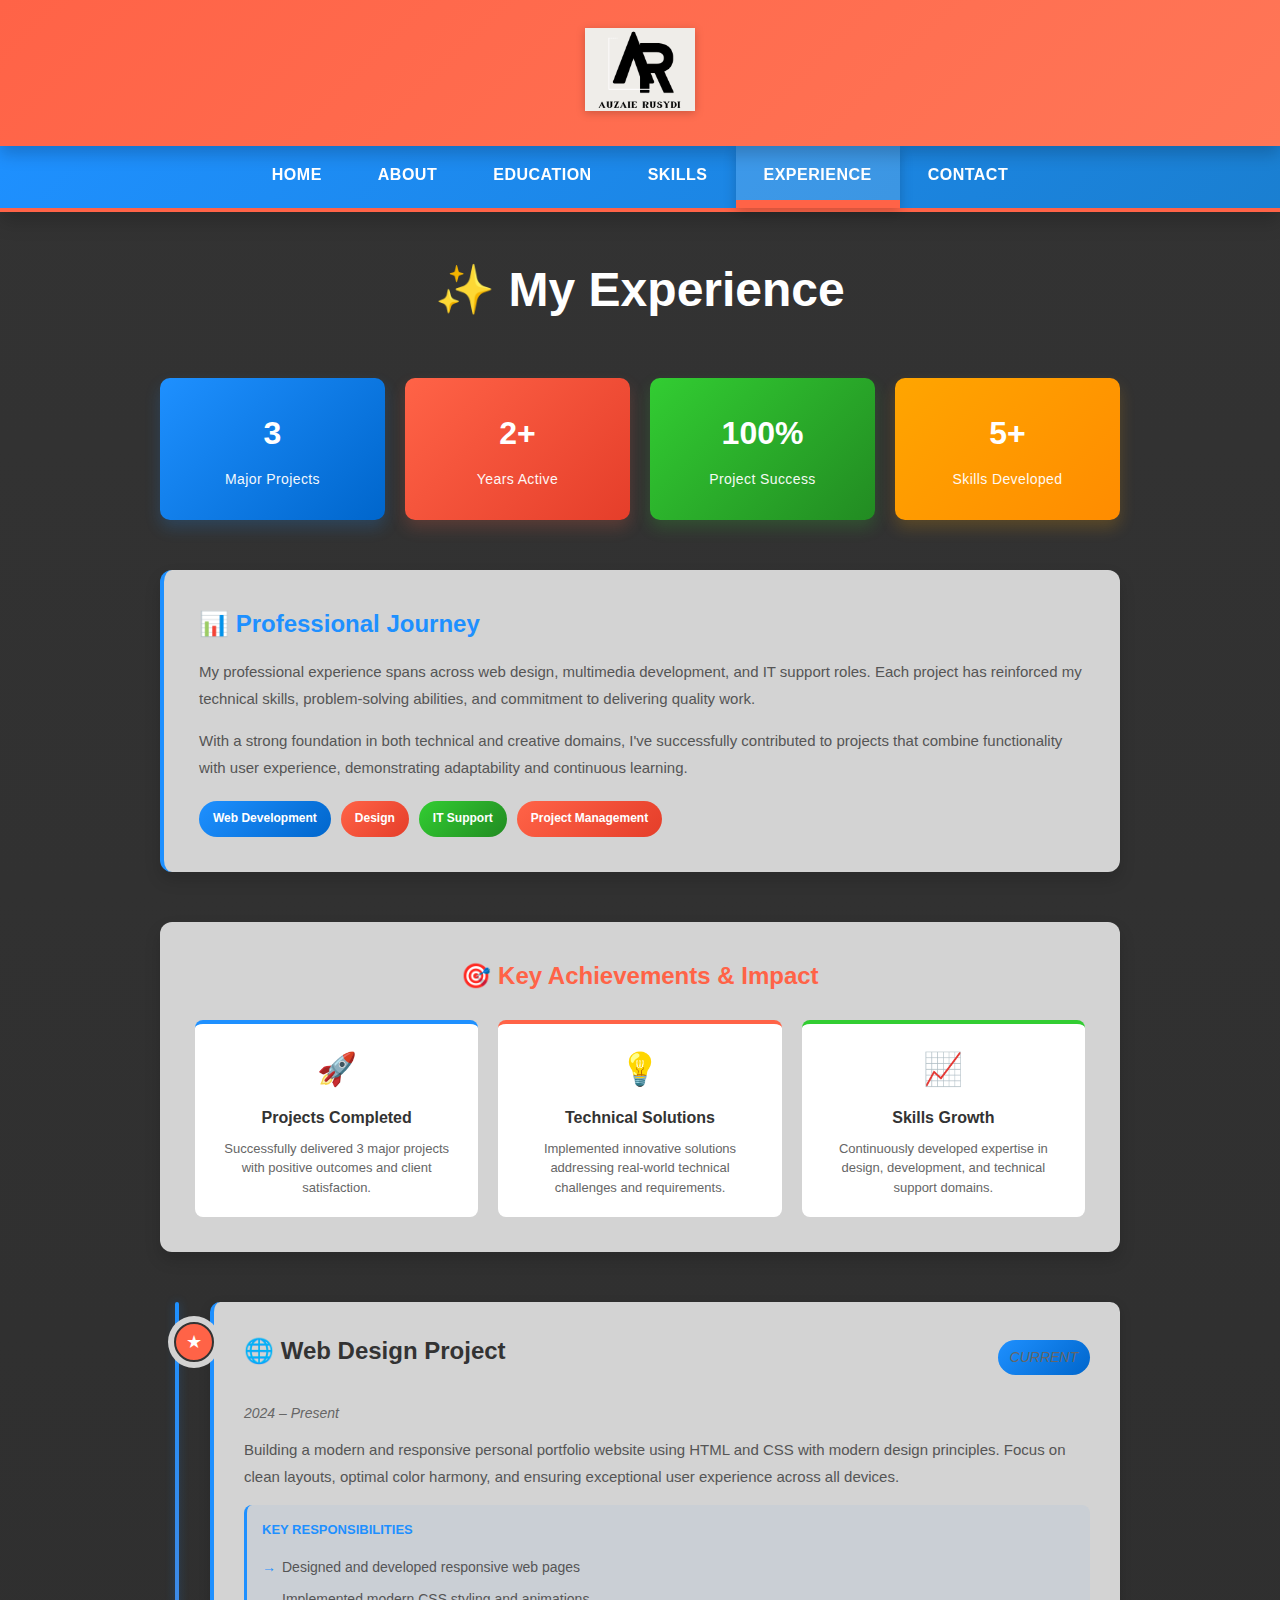
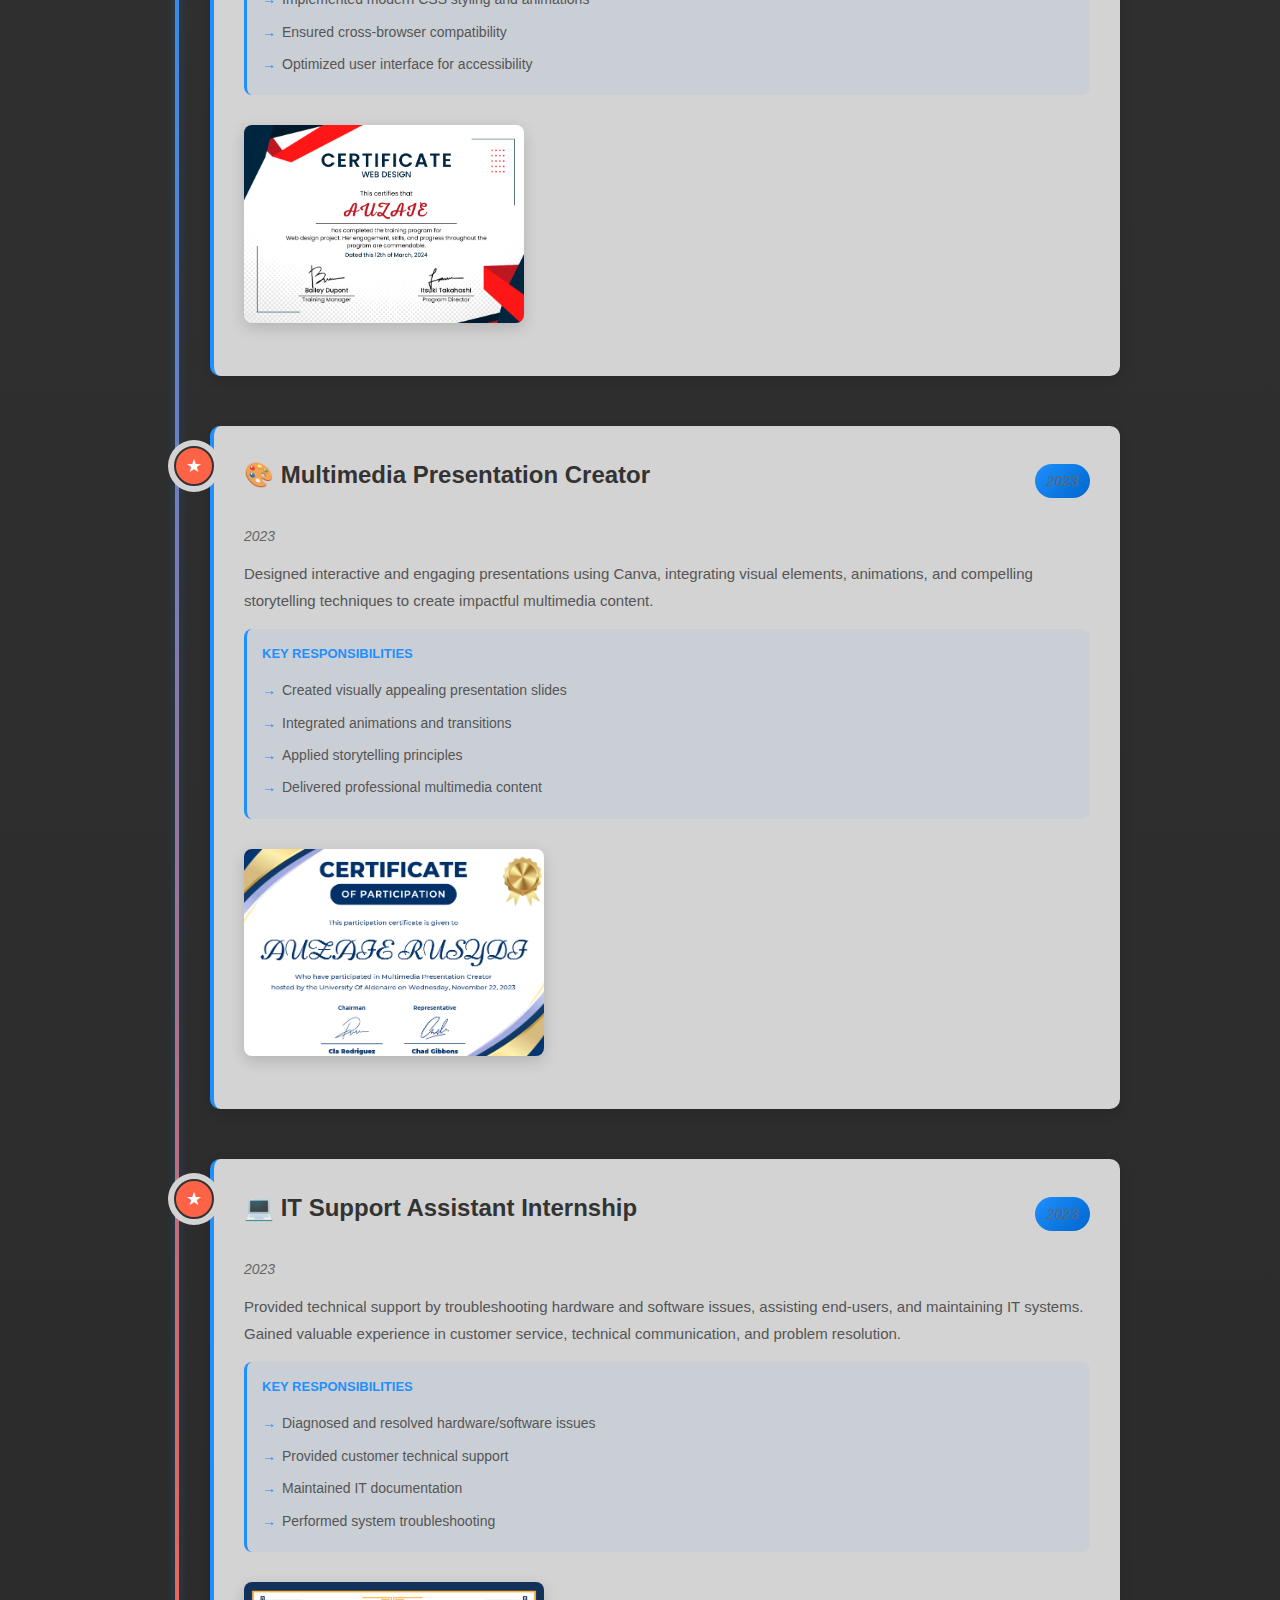
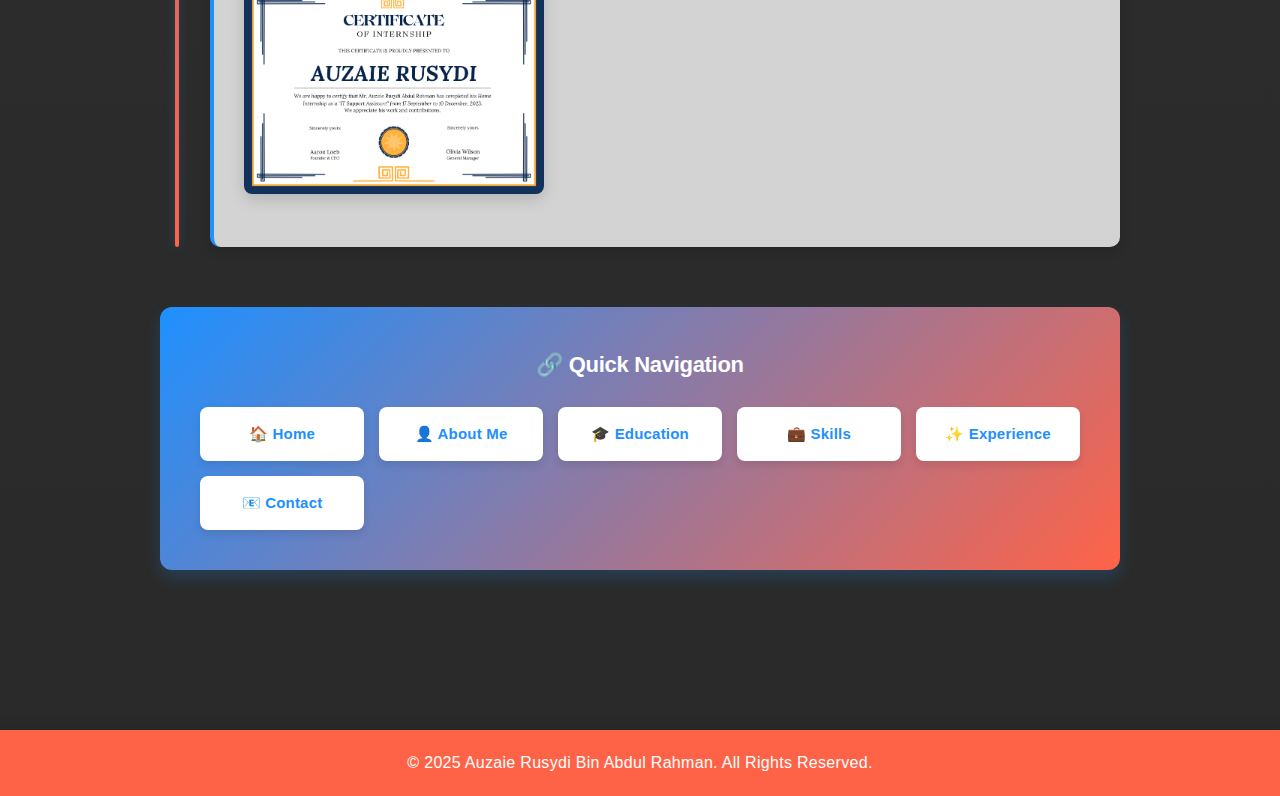
<file: experience.html>
<!DOCTYPE html>
<html lang="en">
<head>
    <meta charset="UTF-8">
    <meta name="viewport" content="width=device-width, initial-scale=1.0">
    <title>Experience - E-Resume | Auzaie Rusydi Bin Abdul Rahman</title>
    <link rel="stylesheet" href="css/style.css">
    <style>
        * {
            margin: 0;
            padding: 0;
            box-sizing: border-box;
            scroll-behavior: smooth;
        }

        body {
            font-family: 'Segoe UI', Tahoma, Geneva, Verdana, sans-serif;
            background: linear-gradient(to bottom, #333333 0%, #2a2a2a 100%);
            line-height: 1.6;
            color: #333;
        }

        /* Header & Navigation */
        header {
            background: linear-gradient(135deg, #ff6347 0%, #ff7657 100%);
            text-align: center;
            padding: 28px 15px;
            box-shadow: 0 8px 16px rgba(0, 0, 0, 0.2);
            position: sticky;
            top: 0;
            z-index: 100;
        }

        header img {
            width: 110px;
            height: auto;
            transition: all 0.3s ease;
            filter: drop-shadow(0 2px 4px rgba(0, 0, 0, 0.2));
        }

        header img:hover {
            transform: scale(1.08);
            filter: drop-shadow(0 4px 8px rgba(0, 0, 0, 0.3));
        }

        nav {
            background: linear-gradient(135deg, #1e90ff 0%, #1a7fd1 100%);
            padding: 0;
            display: flex;
            justify-content: center;
            align-items: center;
            flex-wrap: wrap;
            box-shadow: 0 8px 20px rgba(0, 0, 0, 0.2);
            position: sticky;
            top: 100px;
            z-index: 99;
            gap: 0;
            border-bottom: 4px solid #ff6347;
        }

        nav a {
            color: white;
            text-decoration: none;
            padding: 16px 28px;
            margin: 0;
            border-radius: 0;
            transition: all 0.4s cubic-bezier(0.25, 0.46, 0.45, 0.94);
            font-weight: 700;
            letter-spacing: 0.5px;
            font-size: 16px;
            position: relative;
            overflow: hidden;
            border-bottom: 4px solid transparent;
            display: flex;
            align-items: center;
            justify-content: center;
        }

        nav a::before {
            content: '';
            position: absolute;
            top: 0;
            left: 0;
            width: 0;
            height: 100%;
            background: rgba(255, 99, 71, 0.2);
            transition: width 0.4s cubic-bezier(0.25, 0.46, 0.45, 0.94);
            z-index: -1;
        }

        nav a:hover::before {
            width: 100%;
        }

        nav a:hover {
            transform: translateY(-2px);
            box-shadow: 0 4px 12px rgba(0, 0, 0, 0.2);
            letter-spacing: 0.8px;
        }

        nav a:active {
            transform: translateY(0);
        }

        nav a.active {
            background: rgba(255, 255, 255, 0.15);
            border-bottom-color: #ff6347;
            box-shadow: inset 0 -4px 0 #ff6347, 0 4px 12px rgba(0, 0, 0, 0.2);
        }

        nav a.active:hover {
            background: rgba(255, 255, 255, 0.2);
        }

        /* Main Content */
        main {
            padding: 40px 20px;
            max-width: 1000px;
            margin: 0 auto;
        }

        h1 {
            font-size: 48px;
            color: #ffffff;
            text-align: center;
            margin-bottom: 50px;
            font-weight: 700;
        }

        .timeline {
            position: relative;
            padding-left: 50px;
        }

        .timeline::before {
            content: '';
            position: absolute;
            left: 15px;
            top: 0;
            width: 4px;
            height: 100%;
            background: linear-gradient(to bottom, #1e90ff, #ff6347);
            border-radius: 5px;
            box-shadow: 0 0 10px rgba(30, 144, 255, 0.3);
        }

        .timeline-item {
            position: relative;
            margin-bottom: 50px;
            padding: 25px;
            background: #D3D3D3;
            border-radius: 10px;
            transition: all 0.3s ease;
            box-shadow: 0 4px 12px rgba(0, 0, 0, 0.15);
            border-left: 4px solid #1e90ff;
        }

        .timeline-item:hover {
            transform: translateX(10px);
            box-shadow: 0 8px 20px rgba(0, 0, 0, 0.2);
            border-left-color: #ff6347;
        }

        .timeline-item::before {
            content: '★';
            position: absolute;
            left: -40px;
            top: 20px;
            background: #ff6347;
            color: white;
            width: 36px;
            height: 36px;
            border-radius: 50%;
            text-align: center;
            line-height: 36px;
            font-size: 18px;
            box-shadow: 0 0 0 6px #D3D3D3;
            border: 2px solid #333333;
        }

        .timeline-item h3 {
            margin: 0 0 8px 0;
            color: #333333;
            font-size: 24px;
            font-weight: 600;
        }

        .timeline-item span {
            font-size: 14px;
            color: #666;
            font-style: italic;
            font-weight: 500;
            display: block;
            margin-bottom: 12px;
        }

        .timeline-item p {
            margin: 12px 0;
            line-height: 1.8;
            color: #333333;
            font-size: 15px;
        }

        .timeline-item img {
            border-radius: 8px;
            box-shadow: 0 5px 15px rgba(0, 0, 0, 0.15);
            transition: all 0.3s ease;
            max-width: 100%;
            margin: 15px 0;
            cursor: pointer;
        }

        .timeline-item img:hover {
            transform: scale(1.05);
            box-shadow: 0 10px 25px rgba(30, 144, 255, 0.3);
        }

        /* Modal */
        .modal {
            display: none;
            position: fixed;
            z-index: 1000;
            left: 0;
            top: 0;
            width: 100%;
            height: 100%;
            background-color: rgba(0, 0, 0, 0.95);
            animation: fadeIn 0.3s ease;
        }

        @keyframes fadeIn {
            from { opacity: 0; }
            to { opacity: 1; }
        }

        .modal-content {
            margin: auto;
            display: block;
            max-width: 90%;
            max-height: 90vh;
            padding: 50px 20px;
            animation: zoomIn 0.3s ease;
        }

        @keyframes zoomIn {
            from { transform: scale(0.8); opacity: 0; }
            to { transform: scale(1); opacity: 1; }
        }

        .close {
            position: fixed;
            top: 30px;
            right: 40px;
            color: white;
            font-size: 36px;
            font-weight: bold;
            cursor: pointer;
            transition: color 0.3s ease;
            z-index: 1001;
        }

        .close:hover {
            color: #1e90ff;
        }

        /* Experience Stats */
        .experience-stats {
            display: grid;
            grid-template-columns: repeat(auto-fit, minmax(200px, 1fr));
            gap: 20px;
            margin-bottom: 50px;
        }

        .stat-card {
            background: linear-gradient(135deg, #1e90ff 0%, #0066cc 100%);
            color: white;
            padding: 30px;
            border-radius: 10px;
            text-align: center;
            box-shadow: 0 8px 16px rgba(30, 144, 255, 0.2);
            transition: all 0.3s ease;
        }

        .stat-card:nth-child(2) {
            background: linear-gradient(135deg, #ff6347 0%, #e53e2a 100%);
            box-shadow: 0 8px 16px rgba(255, 99, 71, 0.2);
        }

        .stat-card:nth-child(3) {
            background: linear-gradient(135deg, #32cd32 0%, #228b22 100%);
            box-shadow: 0 8px 16px rgba(50, 205, 50, 0.2);
        }

        .stat-card:nth-child(4) {
            background: linear-gradient(135deg, #ffa500 0%, #ff8c00 100%);
            box-shadow: 0 8px 16px rgba(255, 165, 0, 0.2);
        }

        .stat-card:hover {
            transform: translateY(-5px);
        }

        .stat-value {
            font-size: 32px;
            font-weight: 700;
            margin-bottom: 8px;
        }

        .stat-label {
            font-size: 14px;
            font-weight: 500;
            opacity: 0.95;
        }

        /* Experience Overview */
        .experience-overview {
            background: #D3D3D3;
            padding: 35px;
            border-radius: 12px;
            margin-bottom: 50px;
            box-shadow: 0 8px 16px rgba(0, 0, 0, 0.15);
            border-left: 4px solid #1e90ff;
        }

        .experience-overview h2 {
            color: #1e90ff;
            font-size: 24px;
            margin-bottom: 15px;
            font-weight: 600;
        }

        .experience-overview p {
            color: #555;
            font-size: 15px;
            line-height: 1.8;
            margin-bottom: 15px;
        }

        /* Category Tags */
        .category-tags {
            display: flex;
            gap: 10px;
            flex-wrap: wrap;
            margin-top: 20px;
        }

        .category-tag {
            background: linear-gradient(135deg, #1e90ff 0%, #0066cc 100%);
            color: white;
            padding: 8px 14px;
            border-radius: 20px;
            font-size: 12px;
            font-weight: 600;
            transition: all 0.3s ease;
        }

        .category-tag:nth-child(2n) {
            background: linear-gradient(135deg, #ff6347 0%, #e53e2a 100%);
        }

        .category-tag:nth-child(3n) {
            background: linear-gradient(135deg, #32cd32 0%, #228b22 100%);
        }

        .category-tag:hover {
            transform: translateY(-2px);
            box-shadow: 0 4px 8px rgba(0, 0, 0, 0.2);
        }

        /* Impact Metrics */
        .impact-section {
            background: #D3D3D3;
            padding: 35px;
            border-radius: 12px;
            margin-bottom: 50px;
            box-shadow: 0 8px 16px rgba(0, 0, 0, 0.15);
        }

        .impact-section h2 {
            color: #ff6347;
            font-size: 24px;
            margin-bottom: 25px;
            font-weight: 600;
            text-align: center;
        }

        .impact-grid {
            display: grid;
            grid-template-columns: repeat(auto-fit, minmax(200px, 1fr));
            gap: 20px;
        }

        .impact-item {
            background: white;
            padding: 20px;
            border-radius: 8px;
            text-align: center;
            border-top: 4px solid #1e90ff;
            transition: all 0.3s ease;
        }

        .impact-item:nth-child(2) {
            border-top-color: #ff6347;
        }

        .impact-item:nth-child(3) {
            border-top-color: #32cd32;
        }

        .impact-item:hover {
            transform: translateY(-5px);
            box-shadow: 0 8px 16px rgba(0, 0, 0, 0.1);
        }

        .impact-icon {
            font-size: 32px;
            margin-bottom: 10px;
        }

        .impact-title {
            font-size: 16px;
            font-weight: 600;
            color: #333;
            margin-bottom: 8px;
        }

        .impact-description {
            font-size: 13px;
            color: #666;
            line-height: 1.5;
        }

        /* Enhanced Timeline */
        .timeline {
            position: relative;
            padding-left: 50px;
        }

        .timeline::before {
            content: '';
            position: absolute;
            left: 15px;
            top: 0;
            width: 4px;
            height: 100%;
            background: linear-gradient(to bottom, #1e90ff, #ff6347);
            border-radius: 5px;
            box-shadow: 0 0 10px rgba(30, 144, 255, 0.3);
        }

        .timeline-item {
            position: relative;
            margin-bottom: 50px;
            padding: 30px;
            background: #D3D3D3;
            border-radius: 10px;
            transition: all 0.3s ease;
            box-shadow: 0 4px 12px rgba(0, 0, 0, 0.15);
            border-left: 4px solid #1e90ff;
        }

        .timeline-item:hover {
            transform: translateX(10px);
            box-shadow: 0 8px 20px rgba(0, 0, 0, 0.2);
            border-left-color: #ff6347;
        }

        .timeline-item::before {
            content: '★';
            position: absolute;
            left: -40px;
            top: 20px;
            background: #ff6347;
            color: white;
            width: 36px;
            height: 36px;
            border-radius: 50%;
            text-align: center;
            line-height: 36px;
            font-size: 18px;
            box-shadow: 0 0 0 6px #D3D3D3;
            border: 2px solid #333333;
            transition: all 0.3s ease;
        }

        .timeline-item:hover::before {
            background: #1e90ff;
            transform: scale(1.15);
        }

        .timeline-header {
            display: flex;
            justify-content: space-between;
            align-items: start;
            margin-bottom: 15px;
            flex-wrap: wrap;
        }

        .timeline-item h3 {
            margin: 0;
            color: #333333;
            font-size: 24px;
            font-weight: 600;
        }

        .timeline-badge {
            background: linear-gradient(135deg, #1e90ff 0%, #0066cc 100%);
            color: white;
            padding: 6px 12px;
            border-radius: 20px;
            font-size: 11px;
            font-weight: 700;
            text-transform: uppercase;
        }

        .timeline-item span {
            font-size: 14px;
            color: #666;
            font-style: italic;
            font-weight: 500;
            display: block;
            margin: 8px 0 12px 0;
        }

        .timeline-item p {
            margin: 12px 0;
            line-height: 1.8;
            color: #555;
            font-size: 15px;
        }

        .timeline-highlights {
            background: rgba(30, 144, 255, 0.05);
            padding: 15px;
            border-radius: 8px;
            margin: 15px 0;
            border-left: 3px solid #1e90ff;
        }

        .timeline-highlights h4 {
            color: #1e90ff;
            font-size: 13px;
            font-weight: 600;
            text-transform: uppercase;
            margin-bottom: 10px;
        }

        .timeline-highlights ul {
            list-style: none;
            padding: 0;
        }

        .timeline-highlights li {
            color: #555;
            font-size: 14px;
            padding: 5px 0;
            padding-left: 20px;
            position: relative;
        }

        .timeline-highlights li:before {
            content: "→ ";
            position: absolute;
            left: 0;
            color: #1e90ff;
            font-weight: bold;
        }

        .timeline-item img {
            border-radius: 8px;
            box-shadow: 0 5px 15px rgba(0, 0, 0, 0.15);
            transition: all 0.3s ease;
            max-width: 100%;
            margin: 15px 0;
            cursor: pointer;
        }

        .timeline-item img:hover {
            transform: scale(1.05);
            box-shadow: 0 10px 25px rgba(30, 144, 255, 0.3);
        }

        /* Navigation Buttons Section */
        .navigation-buttons {
            background: linear-gradient(135deg, #1e90ff 0%, #ff6347 100%);
            padding: 40px;
            border-radius: 12px;
            margin: 60px 0;
            box-shadow: 0 8px 16px rgba(30, 144, 255, 0.2);
        }

        .navigation-buttons h3 {
            color: white;
            font-size: 22px;
            text-align: center;
            margin-bottom: 25px;
            font-weight: 600;
        }

        .buttons-grid {
            display: grid;
            grid-template-columns: repeat(auto-fit, minmax(150px, 1fr));
            gap: 15px;
        }

        .nav-button {
            background: white;
            color: #1e90ff;
            padding: 15px 20px;
            border: none;
            border-radius: 8px;
            text-decoration: none;
            text-align: center;
            font-weight: 600;
            font-size: 15px;
            cursor: pointer;
            transition: all 0.3s ease;
            box-shadow: 0 4px 8px rgba(0, 0, 0, 0.1);
            display: inline-block;
        }

        .nav-button:hover {
            transform: translateY(-3px);
            box-shadow: 0 6px 12px rgba(0, 0, 0, 0.2);
            background: #f0f0f0;
        }

        .nav-button:active {
            transform: translateY(-1px);
        }

        /* Footer */
        footer {
            background-color: #ff6347;
            text-align: center;
            padding: 20px;
            color: white;
            margin-top: 60px;
            font-weight: 500;
        }

        /* Responsive */
        @media (max-width: 768px) {
            h1 {
                font-size: 36px;
            }

            .experience-stats {
                grid-template-columns: repeat(2, 1fr);
            }

            .timeline {
                padding-left: 30px;
            }

            .timeline-item::before {
                left: -25px;
                width: 28px;
                height: 28px;
                line-height: 28px;
            }

            .timeline-header {
                flex-direction: column;
            }

            .timeline-badge {
                margin-top: 10px;
                align-self: flex-start;
            }

            .impact-grid {
                grid-template-columns: 1fr;
            }

            .experience-overview,
            .impact-section {
                padding: 20px 15px;
            }

            nav {
                flex-direction: column;
                align-items: center;
            }

            nav a {
                margin: 5px 0;
                width: 90%;
                text-align: center;
            }

            .buttons-grid {
                grid-template-columns: repeat(2, 1fr);
            }

            .nav-button {
                padding: 12px 15px;
                font-size: 14px;
            }

            .navigation-buttons {
                margin: 40px 0;
                padding: 30px 15px;
            }

            .navigation-buttons h3 {
                font-size: 18px;
                margin-bottom: 20px;
            }
        }
    </style>
</head>

<body>
    <header>
        <img src="picture/Logo Auzaie.png" alt="Logo - Auzaie">
    </header>

    <nav>
        <a href="index.html">HOME</a>
        <a href="about.html">ABOUT</a>
        <a href="education.html">EDUCATION</a>
        <a href="skills.html">SKILLS</a>
        <a href="experience.html" class="active">EXPERIENCE</a>
        <a href="contact.html">CONTACT</a>
    </nav>

    <main>
        <h1>✨ My Experience</h1>

        <!-- Experience Statistics -->
        <div class="experience-stats">
            <div class="stat-card">
                <div class="stat-value">3</div>
                <div class="stat-label">Major Projects</div>
            </div>
            <div class="stat-card">
                <div class="stat-value">2+</div>
                <div class="stat-label">Years Active</div>
            </div>
            <div class="stat-card">
                <div class="stat-value">100%</div>
                <div class="stat-label">Project Success</div>
            </div>
            <div class="stat-card">
                <div class="stat-value">5+</div>
                <div class="stat-label">Skills Developed</div>
            </div>
        </div>

        <!-- Experience Overview -->
        <div class="experience-overview">
            <h2>📊 Professional Journey</h2>
            <p>
                My professional experience spans across web design, multimedia development, and IT support roles. 
                Each project has reinforced my technical skills, problem-solving abilities, and commitment to delivering quality work.
            </p>
            <p>
                With a strong foundation in both technical and creative domains, I've successfully contributed to projects 
                that combine functionality with user experience, demonstrating adaptability and continuous learning.
            </p>
            <div class="category-tags">
                <span class="category-tag">Web Development</span>
                <span class="category-tag">Design</span>
                <span class="category-tag">IT Support</span>
                <span class="category-tag">Project Management</span>
            </div>
        </div>

        <!-- Impact Metrics -->
        <div class="impact-section">
            <h2>🎯 Key Achievements & Impact</h2>
            <div class="impact-grid">
                <div class="impact-item">
                    <div class="impact-icon">🚀</div>
                    <div class="impact-title">Projects Completed</div>
                    <div class="impact-description">Successfully delivered 3 major projects with positive outcomes and client satisfaction.</div>
                </div>
                <div class="impact-item">
                    <div class="impact-icon">💡</div>
                    <div class="impact-title">Technical Solutions</div>
                    <div class="impact-description">Implemented innovative solutions addressing real-world technical challenges and requirements.</div>
                </div>
                <div class="impact-item">
                    <div class="impact-icon">📈</div>
                    <div class="impact-title">Skills Growth</div>
                    <div class="impact-description">Continuously developed expertise in design, development, and technical support domains.</div>
                </div>
            </div>
        </div>

        <!-- Enhanced Timeline -->
        <div class="timeline">
            <div class="timeline-item">
                <div class="timeline-header">
                    <h3>🌐 Web Design Project</h3>
                    <span class="timeline-badge">Current</span>
                </div>
                <span>2024 – Present</span>
                <p>
                    Building a modern and responsive personal portfolio website using HTML and CSS with modern design principles.
                    Focus on clean layouts, optimal color harmony, and ensuring exceptional user experience across all devices.
                </p>
                <div class="timeline-highlights">
                    <h4>Key Responsibilities</h4>
                    <ul>
                        <li>Designed and developed responsive web pages</li>
                        <li>Implemented modern CSS styling and animations</li>
                        <li>Ensured cross-browser compatibility</li>
                        <li>Optimized user interface for accessibility</li>
                    </ul>
                </div>
                <img src="picture/web design sijil.png" alt="Web Design Certificate" style="max-width: 280px;" onclick="openModal('picture/web design sijil.png')">
            </div>

            <div class="timeline-item">
                <div class="timeline-header">
                    <h3>🎨 Multimedia Presentation Creator</h3>
                    <span class="timeline-badge">2023</span>
                </div>
                <span>2023</span>
                <p>
                    Designed interactive and engaging presentations using Canva, integrating visual elements, animations, 
                    and compelling storytelling techniques to create impactful multimedia content.
                </p>
                <div class="timeline-highlights">
                    <h4>Key Responsibilities</h4>
                    <ul>
                        <li>Created visually appealing presentation slides</li>
                        <li>Integrated animations and transitions</li>
                        <li>Applied storytelling principles</li>
                        <li>Delivered professional multimedia content</li>
                    </ul>
                </div>
                <img src="picture/Multimedia Creator.png" alt="Multimedia Creator Certificate" style="max-width: 300px;" onclick="openModal('picture/Multimedia Creator.png')">
            </div>

            <div class="timeline-item">
                <div class="timeline-header">
                    <h3>💻 IT Support Assistant Internship</h3>
                    <span class="timeline-badge">2023</span>
                </div>
                <span>2023</span>
                <p>
                    Provided technical support by troubleshooting hardware and software issues, assisting end-users, 
                    and maintaining IT systems. Gained valuable experience in customer service, technical communication, and problem resolution.
                </p>
                <div class="timeline-highlights">
                    <h4>Key Responsibilities</h4>
                    <ul>
                        <li>Diagnosed and resolved hardware/software issues</li>
                        <li>Provided customer technical support</li>
                        <li>Maintained IT documentation</li>
                        <li>Performed system troubleshooting</li>
                    </ul>
                </div>
                <img src="picture/IT intern.png" alt="IT Support Certificate" style="max-width: 300px;" onclick="openModal('picture/IT intern.png')">
            </div>
        </div>

        <!-- Navigation Buttons -->
        <div class="navigation-buttons">
            <h3>🔗 Quick Navigation</h3>
            <div class="buttons-grid">
                <a href="index.html" class="nav-button">🏠 Home</a>
                <a href="about.html" class="nav-button">👤 About Me</a>
                <a href="education.html" class="nav-button">🎓 Education</a>
                <a href="skills.html" class="nav-button">💼 Skills</a>
                <a href="experience.html" class="nav-button">✨ Experience</a>
                <a href="contact.html" class="nav-button">📧 Contact</a>
            </div>
        </div>
    </main>

    <footer>
        © 2025 Auzaie Rusydi Bin Abdul Rahman. All Rights Reserved.
    </footer>

    <!-- Modal -->
    <div id="imageModal" class="modal">
        <span class="close" onclick="closeModal()">&times;</span>
        <img class="modal-content" id="modalImage" alt="Experience Image">
    </div>

    <script>
        function openModal(imagePath) {
            const modal = document.getElementById("imageModal");
            const modalImg = document.getElementById("modalImage");
            modalImg.src = imagePath;
            modal.style.display = "block";
        }

        function closeModal() {
            const modal = document.getElementById("imageModal");
            modal.style.display = "none";
        }

        window.onclick = function(event) {
            const modal = document.getElementById("imageModal");
            if (event.target === modal) {
                modal.style.display = "none";
            }
        }

        // Close modal with Escape key
        document.addEventListener('keydown', function(event) {
            if (event.key === 'Escape') {
                closeModal();
            }
        });
    </script>
</body>
</html>
</file>
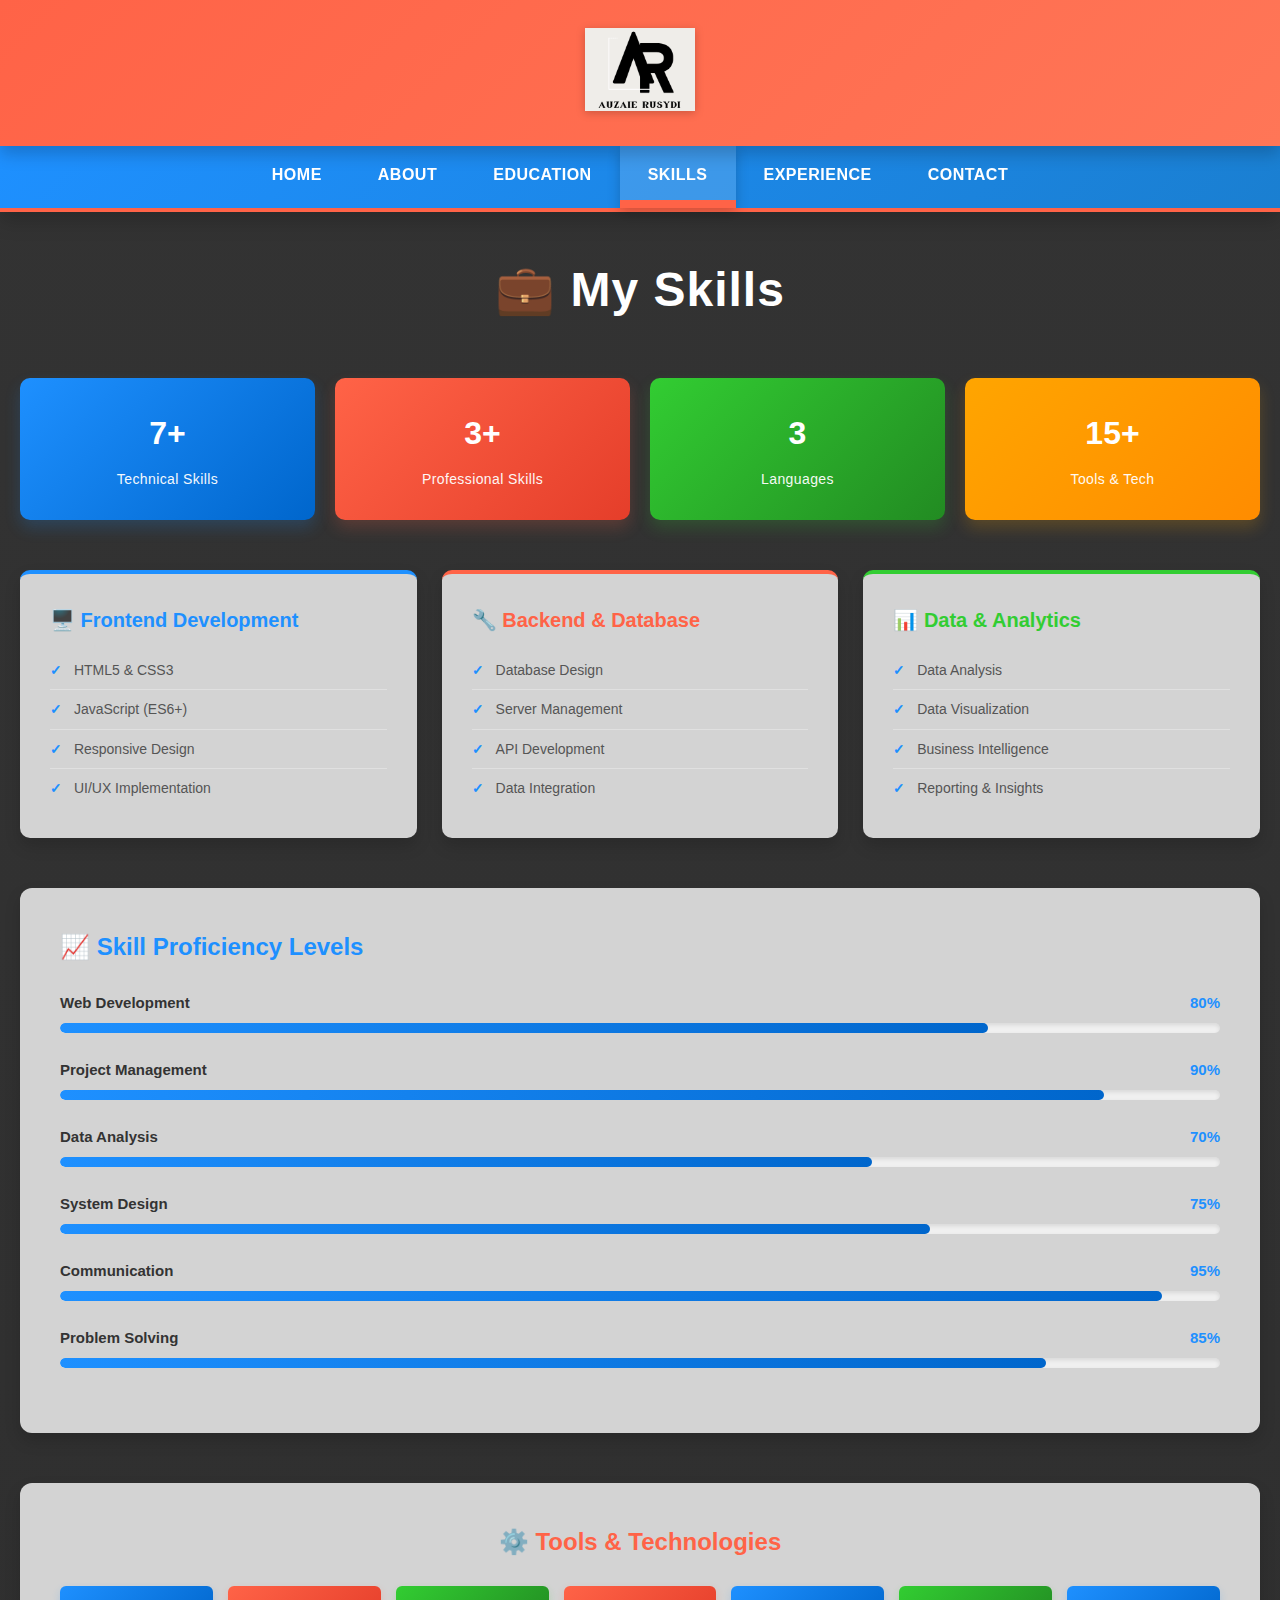
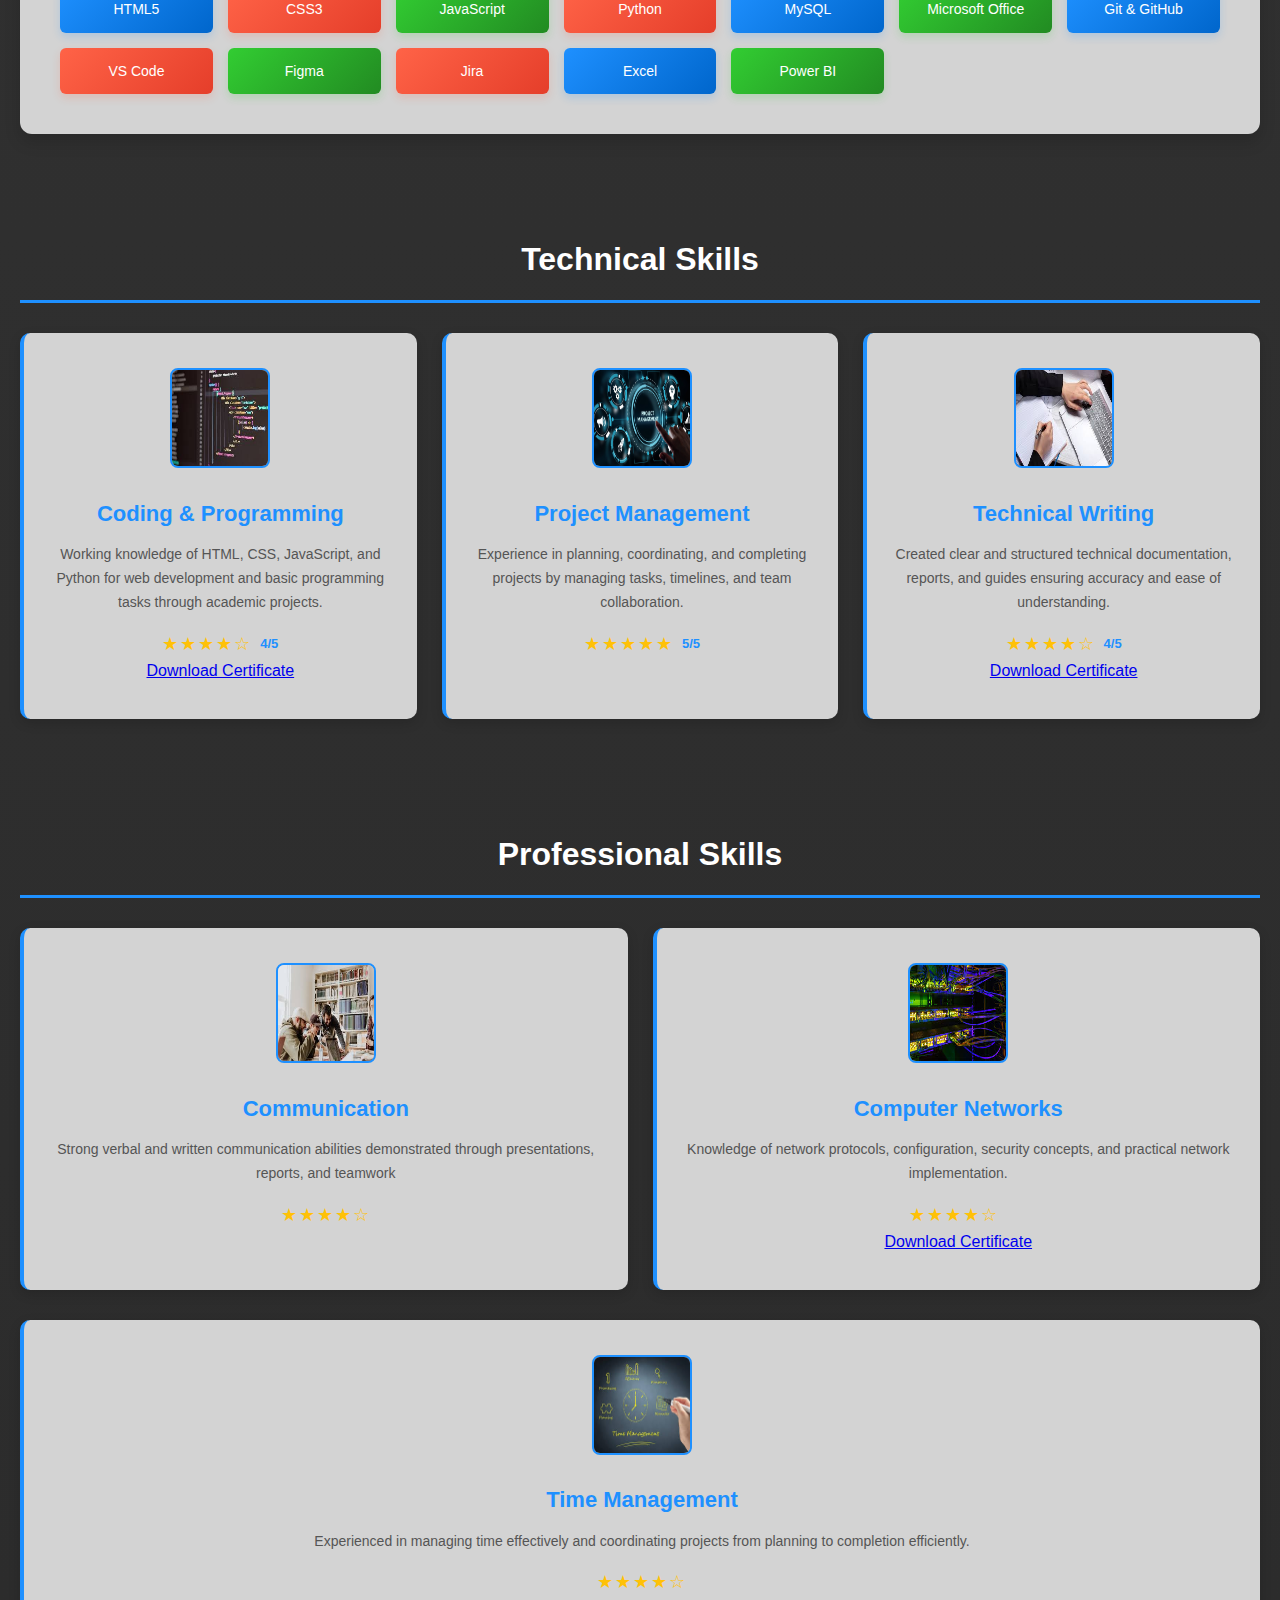
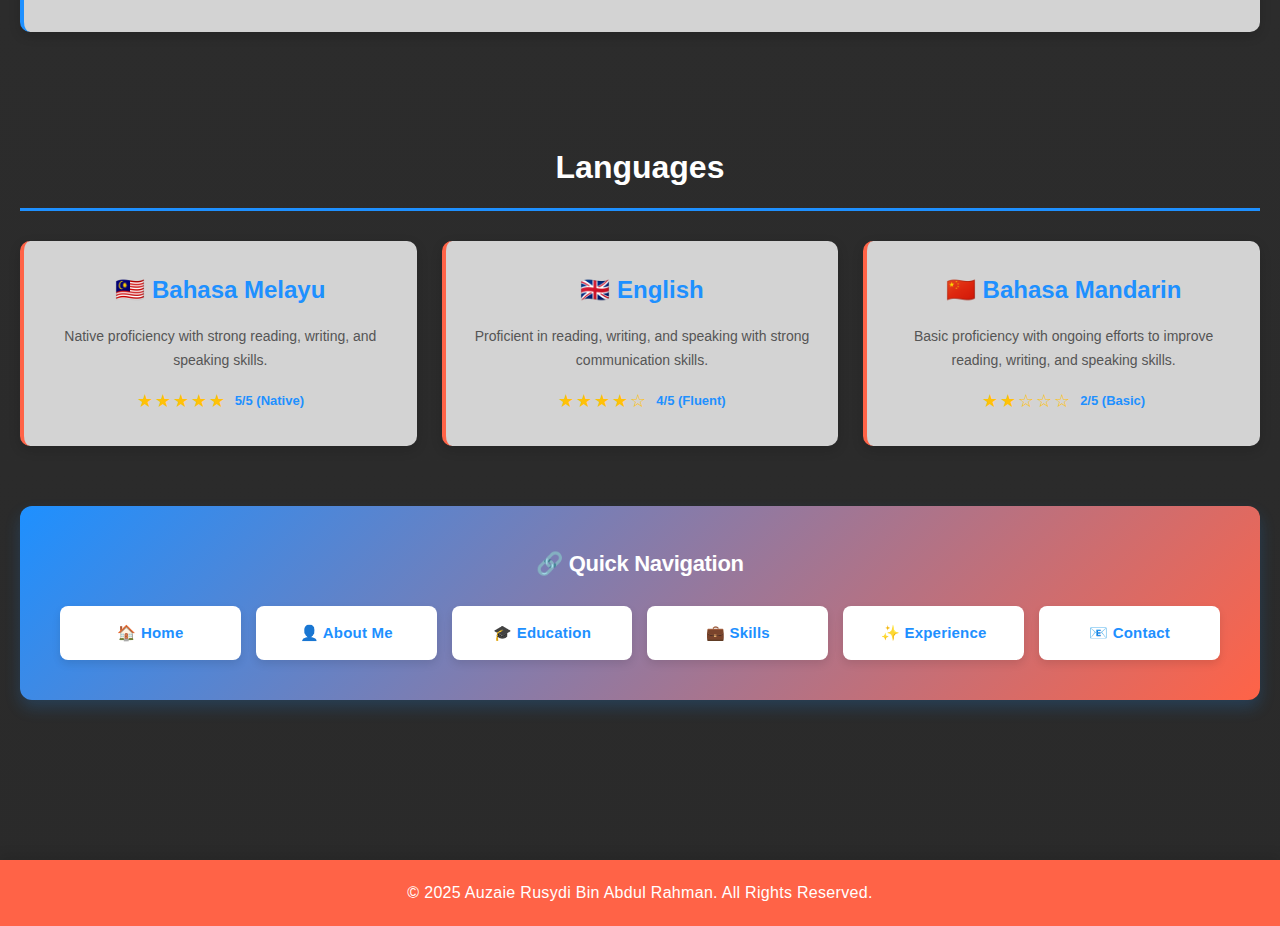
<file: skills.html>
<!DOCTYPE html>
<html lang="en">
<head>
    <meta charset="UTF-8">
    <meta name="viewport" content="width=device-width, initial-scale=1.0">
    <title>Skills - E-Resume | Auzaie Rusydi Bin Abdul Rahman</title>
    <link rel="stylesheet" href="css/style.css">
    <style>
        * {
            margin: 0;
            padding: 0;
            box-sizing: border-box;
            scroll-behavior: smooth;
        }

        body {
            font-family: 'Segoe UI', Tahoma, Geneva, Verdana, sans-serif;
            background: linear-gradient(to bottom, #333333 0%, #2a2a2a 100%);
            color: #333;
            line-height: 1.6;
        }

        /* Header & Navigation */
        header {
            background: linear-gradient(135deg, #ff6347 0%, #ff7657 100%);
            text-align: center;
            padding: 28px 15px;
            box-shadow: 0 8px 16px rgba(0, 0, 0, 0.2);
            position: sticky;
            top: 0;
            z-index: 100;
        }

        header img {
            width: 110px;
            height: auto;
            transition: all 0.3s ease;
            filter: drop-shadow(0 2px 4px rgba(0, 0, 0, 0.2));
        }

        header img:hover {
            transform: scale(1.08);
            filter: drop-shadow(0 4px 8px rgba(0, 0, 0, 0.3));
        }

        nav {
            background: linear-gradient(135deg, #1e90ff 0%, #1a7fd1 100%);
            padding: 0;
            display: flex;
            justify-content: center;
            align-items: center;
            flex-wrap: wrap;
            box-shadow: 0 8px 20px rgba(0, 0, 0, 0.2);
            position: sticky;
            top: 100px;
            z-index: 99;
            gap: 0;
            border-bottom: 4px solid #ff6347;
        }

        nav a {
            color: white;
            text-decoration: none;
            padding: 16px 28px;
            margin: 0;
            border-radius: 0;
            transition: all 0.4s cubic-bezier(0.25, 0.46, 0.45, 0.94);
            font-weight: 700;
            letter-spacing: 0.5px;
            font-size: 16px;
            position: relative;
            overflow: hidden;
            border-bottom: 4px solid transparent;
            display: flex;
            align-items: center;
            justify-content: center;
        }

        nav a::before {
            content: '';
            position: absolute;
            top: 0;
            left: 0;
            width: 0;
            height: 100%;
            background: rgba(255, 99, 71, 0.2);
            transition: width 0.4s cubic-bezier(0.25, 0.46, 0.45, 0.94);
            z-index: -1;
        }

        nav a:hover::before {
            width: 100%;
        }

        nav a:hover {
            transform: translateY(-2px);
            box-shadow: 0 4px 12px rgba(0, 0, 0, 0.2);
            letter-spacing: 0.8px;
        }

        nav a:active {
            transform: translateY(0);
        }

        nav a.active {
            background: rgba(255, 255, 255, 0.15);
            border-bottom-color: #ff6347;
            box-shadow: inset 0 -4px 0 #ff6347, 0 4px 12px rgba(0, 0, 0, 0.2);
        }

        nav a.active:hover {
            background: rgba(255, 255, 255, 0.2);
        }

        /* Main Content */
        main {
            padding: 40px 20px;
            max-width: 1400px;
            margin: 0 auto;
        }

        h1 {
            font-size: 48px;
            color: #ffffff;
            text-align: center;
            margin-bottom: 50px;
            font-weight: 700;
            letter-spacing: 1px;
        }

        h2 {
            font-size: 32px;
            color: #ffffff;
            text-align: center;
            margin: 50px 0 30px 0;
            padding-bottom: 15px;
            border-bottom: 3px solid #1e90ff;
            position: relative;
            display: inline-block;
            width: 100%;
            font-weight: 600;
        }

        .section {
            margin-bottom: 60px;
        }

        /* Card Grid */
        .skills-grid {
            display: grid;
            grid-template-columns: repeat(auto-fit, minmax(300px, 1fr));
            gap: 25px;
            margin-bottom: 30px;
        }

        .skill-card {
            background: #D3D3D3;
            padding: 35px 25px;
            border-radius: 10px;
            text-align: center;
            box-shadow: 0 4px 12px rgba(0, 0, 0, 0.15);
            transition: all 0.3s ease;
            border-left: 4px solid #1e90ff;
        }

        .skill-card:hover {
            transform: translateY(-8px);
            box-shadow: 0 12px 24px rgba(30, 144, 255, 0.25);
            border-left-color: #ff6347;
        }

        .skill-card img {
            width: 100px;
            height: 100px;
            margin-bottom: 20px;
            border-radius: 8px;
            cursor: pointer;
            border: 2px solid #1e90ff;
            transition: all 0.3s ease;
        }

        .skill-card img:hover {
            transform: scale(1.1);
            box-shadow: 0 8px 16px rgba(30, 144, 255, 0.3);
        }

        .skill-title {
            font-size: 22px;
            font-weight: 600;
            color: #1e90ff;
            margin-bottom: 12px;
        }

        .skill-description {
            font-size: 14px;
            line-height: 1.7;
            color: #555;
            font-weight: 500;
            margin-bottom: 15px;
        }

        .skill-rating {
            display: flex;
            justify-content: center;
            align-items: center;
            gap: 8px;
            font-size: 18px;
        }

        .stars {
            color: #ffc107;
            letter-spacing: 2px;
        }

        .rating-text {
            font-size: 13px;
            color: #1e90ff;
            font-weight: 600;
        }

        /* Language Cards (No Images) */
        .language-card {
            background: #D3D3D3;
            padding: 30px 25px;
            border-radius: 10px;
            text-align: center;
            box-shadow: 0 4px 12px rgba(0, 0, 0, 0.15);
            transition: all 0.3s ease;
            border-left: 4px solid #ff6347;
            display: flex;
            flex-direction: column;
            justify-content: center;
        }

        .language-card:hover {
            transform: translateY(-8px);
            box-shadow: 0 12px 24px rgba(255, 99, 71, 0.25);
        }

        .language-title {
            font-size: 24px;
            font-weight: 600;
            color: #1e90ff;
            margin-bottom: 15px;
        }

        .language-description {
            font-size: 14px;
            line-height: 1.7;
            color: #555;
            font-weight: 500;
            margin-bottom: 15px;
        }

        .language-rating {
            display: flex;
            justify-content: center;
            align-items: center;
            gap: 8px;
            font-size: 18px;
        }

        /* Modal */
        .modal {
            display: none;
            position: fixed;
            z-index: 1000;
            left: 0;
            top: 0;
            width: 100%;
            height: 100%;
            background-color: rgba(0, 0, 0, 0.95);
            animation: fadeIn 0.3s ease;
        }

        @keyframes fadeIn {
            from { opacity: 0; }
            to { opacity: 1; }
        }

        .modal-content {
            margin: auto;
            display: block;
            max-width: 90%;
            max-height: 90vh;
            padding: 50px 20px;
            animation: zoomIn 0.3s ease;
        }

        @keyframes zoomIn {
            from { transform: scale(0.8); opacity: 0; }
            to { transform: scale(1); opacity: 1; }
        }

        .close {
            position: fixed;
            top: 30px;
            right: 40px;
            color: white;
            font-size: 36px;
            font-weight: bold;
            cursor: pointer;
            transition: color 0.3s ease;
            z-index: 1001;
        }

        .close:hover {
            color: #1e90ff;
        }

        /* Skills Stats */
        .skills-stats {
            display: grid;
            grid-template-columns: repeat(auto-fit, minmax(200px, 1fr));
            gap: 20px;
            margin-bottom: 50px;
        }

        .stat-card {
            background: linear-gradient(135deg, #1e90ff 0%, #0066cc 100%);
            color: white;
            padding: 30px;
            border-radius: 10px;
            text-align: center;
            box-shadow: 0 8px 16px rgba(30, 144, 255, 0.2);
            transition: all 0.3s ease;
        }

        .stat-card:nth-child(2) {
            background: linear-gradient(135deg, #ff6347 0%, #e53e2a 100%);
            box-shadow: 0 8px 16px rgba(255, 99, 71, 0.2);
        }

        .stat-card:nth-child(3) {
            background: linear-gradient(135deg, #32cd32 0%, #228b22 100%);
            box-shadow: 0 8px 16px rgba(50, 205, 50, 0.2);
        }

        .stat-card:nth-child(4) {
            background: linear-gradient(135deg, #ffa500 0%, #ff8c00 100%);
            box-shadow: 0 8px 16px rgba(255, 165, 0, 0.2);
        }

        .stat-card:hover {
            transform: translateY(-5px);
        }

        .stat-value {
            font-size: 32px;
            font-weight: 700;
            margin-bottom: 8px;
        }

        .stat-label {
            font-size: 14px;
            font-weight: 500;
            opacity: 0.95;
        }

        /* Proficiency Level */
        .proficiency-section {
            background: #D3D3D3;
            padding: 40px;
            border-radius: 12px;
            margin: 50px 0;
            box-shadow: 0 8px 16px rgba(0, 0, 0, 0.15);
        }

        .proficiency-section h3 {
            color: #1e90ff;
            font-size: 24px;
            margin-bottom: 25px;
            font-weight: 600;
        }

        .proficiency-item {
            margin-bottom: 25px;
        }

        .proficiency-label {
            display: flex;
            justify-content: space-between;
            margin-bottom: 8px;
        }

        .proficiency-name {
            font-weight: 600;
            color: #333;
            font-size: 15px;
        }

        .proficiency-percent {
            color: #1e90ff;
            font-weight: 700;
            font-size: 15px;
        }

        .proficiency-bar {
            background: #f0f0f0;
            height: 10px;
            border-radius: 10px;
            overflow: hidden;
            box-shadow: inset 0 2px 4px rgba(0, 0, 0, 0.1);
        }

        .proficiency-fill {
            height: 100%;
            background: linear-gradient(90deg, #1e90ff 0%, #0066cc 100%);
            border-radius: 10px;
            transition: width 0.5s ease;
            animation: fillBar 1s ease-out;
        }

        @keyframes fillBar {
            from { width: 0; }
        }

        /* Tools & Technologies */
        .tools-section {
            background: #D3D3D3;
            padding: 40px;
            border-radius: 12px;
            margin: 50px 0;
            box-shadow: 0 8px 16px rgba(0, 0, 0, 0.15);
        }

        .tools-section h3 {
            color: #ff6347;
            font-size: 24px;
            margin-bottom: 25px;
            font-weight: 600;
            text-align: center;
        }

        .tools-grid {
            display: grid;
            grid-template-columns: repeat(auto-fit, minmax(150px, 1fr));
            gap: 15px;
        }

        .tool-tag {
            background: linear-gradient(135deg, #1e90ff 0%, #0066cc 100%);
            color: white;
            padding: 12px 16px;
            border-radius: 6px;
            text-align: center;
            font-size: 14px;
            font-weight: 500;
            transition: all 0.3s ease;
            box-shadow: 0 4px 8px rgba(30, 144, 255, 0.2);
            cursor: pointer;
        }

        .tool-tag:hover {
            transform: translateY(-3px);
            box-shadow: 0 6px 12px rgba(30, 144, 255, 0.3);
        }

        .tool-tag:nth-child(2n) {
            background: linear-gradient(135deg, #ff6347 0%, #e53e2a 100%);
            box-shadow: 0 4px 8px rgba(255, 99, 71, 0.2);
        }

        .tool-tag:nth-child(2n):hover {
            box-shadow: 0 6px 12px rgba(255, 99, 71, 0.3);
        }

        .tool-tag:nth-child(3n) {
            background: linear-gradient(135deg, #32cd32 0%, #228b22 100%);
            box-shadow: 0 4px 8px rgba(50, 205, 50, 0.2);
        }

        .tool-tag:nth-child(3n):hover {
            box-shadow: 0 6px 12px rgba(50, 205, 50, 0.3);
        }

        /* Skill Categories */
        .skill-categories {
            display: grid;
            grid-template-columns: repeat(auto-fit, minmax(280px, 1fr));
            gap: 25px;
            margin: 50px 0;
        }

        .category-card {
            background: #D3D3D3;
            padding: 30px;
            border-radius: 10px;
            box-shadow: 0 8px 16px rgba(0, 0, 0, 0.15);
            transition: all 0.3s ease;
            border-top: 4px solid #1e90ff;
        }

        .category-card:nth-child(2) {
            border-top-color: #ff6347;
        }

        .category-card:nth-child(3) {
            border-top-color: #32cd32;
        }

        .category-card:hover {
            transform: translateY(-5px);
            box-shadow: 0 12px 24px rgba(0, 0, 0, 0.15);
        }

        .category-title {
            font-size: 20px;
            font-weight: 700;
            color: #1e90ff;
            margin-bottom: 15px;
            display: flex;
            align-items: center;
            gap: 10px;
        }

        .category-card:nth-child(2) .category-title {
            color: #ff6347;
        }

        .category-card:nth-child(3) .category-title {
            color: #32cd32;
        }

        .category-list {
            list-style: none;
        }

        .category-list li {
            color: #555;
            font-size: 14px;
            padding: 8px 0;
            border-bottom: 1px solid #e0e0e0;
            font-weight: 500;
        }

        .category-list li:last-child {
            border-bottom: none;
        }

        .category-list li:before {
            content: "✓ ";
            color: #1e90ff;
            font-weight: 700;
            margin-right: 8px;
        }

        /* Navigation Buttons Section */
        .navigation-buttons {
            background: linear-gradient(135deg, #1e90ff 0%, #ff6347 100%);
            padding: 40px;
            border-radius: 12px;
            margin: 60px 0;
            box-shadow: 0 8px 16px rgba(30, 144, 255, 0.2);
        }

        .navigation-buttons h3 {
            color: white;
            font-size: 22px;
            text-align: center;
            margin-bottom: 25px;
            font-weight: 600;
        }

        .buttons-grid {
            display: grid;
            grid-template-columns: repeat(auto-fit, minmax(150px, 1fr));
            gap: 15px;
        }

        .nav-button {
            background: white;
            color: #1e90ff;
            padding: 15px 20px;
            border: none;
            border-radius: 8px;
            text-decoration: none;
            text-align: center;
            font-weight: 600;
            font-size: 15px;
            cursor: pointer;
            transition: all 0.3s ease;
            box-shadow: 0 4px 8px rgba(0, 0, 0, 0.1);
            display: inline-block;
        }

        .nav-button:hover {
            transform: translateY(-3px);
            box-shadow: 0 6px 12px rgba(0, 0, 0, 0.2);
            background: #f0f0f0;
        }

        .nav-button:active {
            transform: translateY(-1px);
        }

        /* Footer */
        footer {
            background-color: #ff6347;
            text-align: center;
            padding: 20px;
            color: white;
            margin-top: 60px;
            font-weight: 500;
        }

        /* Responsive Design */
        @media (max-width: 768px) {
            h1 {
                font-size: 36px;
            }

            h2 {
                font-size: 24px;
            }

            .skills-grid {
                grid-template-columns: 1fr;
                gap: 20px;
            }

            .skills-stats {
                grid-template-columns: repeat(2, 1fr);
            }

            .proficiency-section,
            .tools-section {
                padding: 25px 15px;
            }

            .tools-grid {
                grid-template-columns: repeat(auto-fit, minmax(120px, 1fr));
            }

            .skill-categories {
                grid-template-columns: 1fr;
            }

            nav {
                flex-direction: column;
                align-items: center;
            }

            nav a {
                margin: 5px 0;
                width: 90%;
                text-align: center;
            }

            .buttons-grid {
                grid-template-columns: repeat(2, 1fr);
            }

            .nav-button {
                padding: 12px 15px;
                font-size: 14px;
            }

            .navigation-buttons {
                margin: 40px 0;
                padding: 30px 15px;
            }

            .navigation-buttons h3 {
                font-size: 18px;
                margin-bottom: 20px;
            }
        }
    </style>
</head>

<body>
    <header>
        <img src="picture/Logo Auzaie.png" alt="Logo - Auzaie">
    </header>

    <nav>
        <a href="index.html">HOME</a>
        <a href="about.html">ABOUT</a>
        <a href="education.html">EDUCATION</a>
        <a href="skills.html" class="active">SKILLS</a>
        <a href="experience.html">EXPERIENCE</a>
        <a href="contact.html">CONTACT</a>
    </nav>

    <main>
        <h1>💼 My Skills</h1>

        <!-- Skills Statistics -->
        <div class="skills-stats">
            <div class="stat-card">
                <div class="stat-value">7+</div>
                <div class="stat-label">Technical Skills</div>
            </div>
            <div class="stat-card">
                <div class="stat-value">3+</div>
                <div class="stat-label">Professional Skills</div>
            </div>
            <div class="stat-card">
                <div class="stat-value">3</div>
                <div class="stat-label">Languages</div>
            </div>
            <div class="stat-card">
                <div class="stat-value">15+</div>
                <div class="stat-label">Tools & Tech</div>
            </div>
        </div>

        <!-- Skill Categories -->
        <div class="skill-categories">
            <div class="category-card">
                <div class="category-title">🖥️ Frontend Development</div>
                <ul class="category-list">
                    <li>HTML5 & CSS3</li>
                    <li>JavaScript (ES6+)</li>
                    <li>Responsive Design</li>
                    <li>UI/UX Implementation</li>
                </ul>
            </div>
            <div class="category-card">
                <div class="category-title">🔧 Backend & Database</div>
                <ul class="category-list">
                    <li>Database Design</li>
                    <li>Server Management</li>
                    <li>API Development</li>
                    <li>Data Integration</li>
                </ul>
            </div>
            <div class="category-card">
                <div class="category-title">📊 Data & Analytics</div>
                <ul class="category-list">
                    <li>Data Analysis</li>
                    <li>Data Visualization</li>
                    <li>Business Intelligence</li>
                    <li>Reporting & Insights</li>
                </ul>
            </div>
        </div>

        <!-- Proficiency Levels -->
        <div class="proficiency-section">
            <h3>📈 Skill Proficiency Levels</h3>
            
            <div class="proficiency-item">
                <div class="proficiency-label">
                    <span class="proficiency-name">Web Development</span>
                    <span class="proficiency-percent">80%</span>
                </div>
                <div class="proficiency-bar">
                    <div class="proficiency-fill" style="width: 80%;"></div>
                </div>
            </div>

            <div class="proficiency-item">
                <div class="proficiency-label">
                    <span class="proficiency-name">Project Management</span>
                    <span class="proficiency-percent">90%</span>
                </div>
                <div class="proficiency-bar">
                    <div class="proficiency-fill" style="width: 90%;"></div>
                </div>
            </div>

            <div class="proficiency-item">
                <div class="proficiency-label">
                    <span class="proficiency-name">Data Analysis</span>
                    <span class="proficiency-percent">70%</span>
                </div>
                <div class="proficiency-bar">
                    <div class="proficiency-fill" style="width: 70%;"></div>
                </div>
            </div>

            <div class="proficiency-item">
                <div class="proficiency-label">
                    <span class="proficiency-name">System Design</span>
                    <span class="proficiency-percent">75%</span>
                </div>
                <div class="proficiency-bar">
                    <div class="proficiency-fill" style="width: 75%;"></div>
                </div>
            </div>

            <div class="proficiency-item">
                <div class="proficiency-label">
                    <span class="proficiency-name">Communication</span>
                    <span class="proficiency-percent">95%</span>
                </div>
                <div class="proficiency-bar">
                    <div class="proficiency-fill" style="width: 95%;"></div>
                </div>
            </div>

            <div class="proficiency-item">
                <div class="proficiency-label">
                    <span class="proficiency-name">Problem Solving</span>
                    <span class="proficiency-percent">85%</span>
                </div>
                <div class="proficiency-bar">
                    <div class="proficiency-fill" style="width: 85%;"></div>
                </div>
            </div>
        </div>

        <!-- Tools & Technologies -->
        <div class="tools-section">
            <h3>⚙️ Tools & Technologies</h3>
            <div class="tools-grid">
                <div class="tool-tag">HTML5</div>
                <div class="tool-tag">CSS3</div>
                <div class="tool-tag">JavaScript</div>
                <div class="tool-tag">Python</div>
                <div class="tool-tag">MySQL</div>
                <div class="tool-tag">Microsoft Office</div>
                <div class="tool-tag">Git & GitHub</div>
                <div class="tool-tag">VS Code</div>
                <div class="tool-tag">Figma</div>
                <div class="tool-tag">Jira</div>
                <div class="tool-tag">Excel</div>
                <div class="tool-tag">Power BI</div>
            </div>
        </div>

        <!-- Technical Skills Section -->
        <section class="section">
            <h2>Technical Skills</h2>
            <div class="skills-grid">
                <div class="skill-card">
                    <img src="picture/coding.jpeg" alt="Coding & Programming" onclick="openModal('picture/coding.jpeg')">
                    <div class="skill-title">Coding & Programming</div>
                    <div class="skill-description">
                        Working knowledge of HTML, CSS, JavaScript, and Python for web development and basic programming tasks through academic projects.
                    </div>
                    <div class="skill-rating">
                        <div class="stars">★★★★☆</div>
                        <div class="rating-text">4/5</div>
                          </div> <a class="download-btn" href="picture/Coding progaming 123.png">Download Certificate</a>
                    </div>
                    
                

                <div class="skill-card">
                    <img src="picture/project_management_coursefees.avif" alt="Project Management" onclick="openModal('picture/project_management_coursefees.avif')">
                    <div class="skill-title">Project Management</div>
                    <div class="skill-description">
                        Experience in planning, coordinating, and completing projects by managing tasks, timelines, and team collaboration.
                    </div>
                    <div class="skill-rating">
                        <div class="stars">★★★★★</div>
                        <div class="rating-text">5/5</div>
                    </div>
                </div>

                
               

                <div class="skill-card">
                    <img src="picture/Technical writng.jpeg" alt="Technical Writing" onclick="openModal('picture/Technical writng.jpeg')">
                    <div class="skill-title">Technical Writing</div>
                    <div class="skill-description">
                        Created clear and structured technical documentation, reports, and guides ensuring accuracy and ease of understanding.
                    </div>
                    <div class="skill-rating">
                        <div class="stars">★★★★☆</div>
                        <div class="rating-text">4/5</div>
                          </div> <a class="download-btn" href="picture/Technical.png">Download Certificate</a>
                    </div>
                </div>
                </div>
                </div>
     </section>

         <!-- Professional Skills Section -->
            <section class="section">
                <h2>Professional Skills</h2>
                <div class="skills-grid">
                <div class="skill-card">
                    <img src="picture/Communication.jpeg" alt="Communication" onclick="openModal('picture/Communication.jpeg')">
                    <div class="skill-title">Communication</div>
                    <div class="skill-description">
                        Strong verbal and written communication abilities demonstrated through presentations, reports, and teamwork</div>
                    <div class="skill-rating">
                         <div class="stars">★★★★☆</div>
                        
                    </div>
                </div>

                <div class="skill-card">
                    <img src="picture/computer network.jpeg" alt="Computer Networks" onclick="openModal('picture/computer network.jpeg')">
                    <div class="skill-title">Computer Networks</div>
                    <div class="skill-description">
                        Knowledge of network protocols, configuration, security concepts, and practical network implementation.
                    </div>
                    <div class="skill-rating">
                        <div class="stars">★★★★☆</div>
                        
                         <div style="margin-top:12px; display:flex; gap:12px; flex-wrap:wrap; align-items:center;"></div>
                    </div> <a class="download-btn" href="picture/Sijik Sekolah Menenagh Putrajaya 8 1.png">Download Certificate</a>
                    </div>
                </div>

                <div class="skill-card">
                    <img src="picture/Time management.jpeg" alt="Time Management" onclick="openModal('picture/Time management.jpeg')">
                    <div class="skill-title">Time Management</div>
                    <div class="skill-description">
                        Experienced in managing time effectively and coordinating projects from planning to completion efficiently.
                    </div>
                    <div class="skill-rating">
                        <div class="stars">★★★★☆</div>
                        
                    </div>
                
             </div>
        </section>

        <!-- Languages Section -->
        <section class="section">
            <h2>Languages</h2>
            <div class="skills-grid">
                <div class="language-card">
                    <div class="language-title">🇲🇾 Bahasa Melayu</div>
                    <div class="language-description">
                        Native proficiency with strong reading, writing, and speaking skills.
                    </div>
                    <div class="language-rating">
                        <div class="stars">★★★★★</div>
                        <div class="rating-text">5/5 (Native)</div>
                    </div>
                </div>

                <div class="language-card">
                    <div class="language-title">🇬🇧 English</div>
                    <div class="language-description">
                        Proficient in reading, writing, and speaking with strong communication skills.
                    </div>
                    <div class="language-rating">
                        <div class="stars">★★★★☆</div>
                        <div class="rating-text">4/5 (Fluent)</div>
                    </div>
                </div>

                <div class="language-card">
                    <div class="language-title">🇨🇳 Bahasa Mandarin</div>
                    <div class="language-description">
                        Basic proficiency with ongoing efforts to improve reading, writing, and speaking skills.
             </div>
             <div class="language-rating">
                        <div class="stars">★★☆☆☆</div>
                        <div class="rating-text">2/5 (Basic)</div>
             </div>
                
            </div>
        </section>

        <!-- Navigation Buttons -->
        <div class="navigation-buttons">
            <h3>🔗 Quick Navigation</h3>
            <div class="buttons-grid">
                <a href="index.html" class="nav-button">🏠 Home</a>
                <a href="about.html" class="nav-button">👤 About Me</a>
                <a href="education.html" class="nav-button">🎓 Education</a>
                <a href="skills.html" class="nav-button">💼 Skills</a>
                <a href="experience.html" class="nav-button">✨ Experience</a>
                <a href="contact.html" class="nav-button">📧 Contact</a>
            </div>
        </div>
    </main>

    <footer>
        © 2025 Auzaie Rusydi Bin Abdul Rahman. All Rights Reserved.
    </footer>

    <!-- Modal -->
    <div id="imageModal" class="modal">
        <span class="close" onclick="closeModal()">&times;</span>
        <img class="modal-content" id="modalImage" alt="Skill Image">
    </div>

    <script>
        function openModal(imagePath) {
            const modal = document.getElementById("imageModal");
            const modalImg = document.getElementById("modalImage");
            modalImg.src = imagePath;
            modal.style.display = "block";
        }

        function closeModal() {
            const modal = document.getElementById("imageModal");
            modal.style.display = "none";
        }

        window.onclick = function(event) {
            const modal = document.getElementById("imageModal");
            if (event.target === modal) {
                modal.style.display = "none";
            }
        }

        // Close modal with Escape key
        document.addEventListener('keydown', function(event) {
            if (event.key === 'Escape') {
                closeModal();
            }
        });
    </script>
</body>
</html>
</file>
<file: css/style.css>
/* Main Stylesheet for E-Resume */

/* Reset & Base Styles */
* {
    margin: 0;
    padding: 0;
    box-sizing: border-box;
    scroll-behavior: smooth;
}

body {
    font-family: 'Segoe UI', Tahoma, Geneva, Verdana, sans-serif;
    background: linear-gradient(to bottom, #333333 0%, #2a2a2a 100%);
    line-height: 1.6;
    color: #333;
}

/* Header & Navigation */
header {
    background: linear-gradient(135deg, #ff6347 0%, #ff7657 100%);
    text-align: center;
    padding: 28px 15px;
    box-shadow: 0 8px 16px rgba(0, 0, 0, 0.2);
    position: sticky;
    top: 0;
    z-index: 100;
}

header img {
    width: 110px;
    height: auto;
    transition: all 0.3s ease;
    filter: drop-shadow(0 2px 4px rgba(0, 0, 0, 0.2));
}

header img:hover {
    transform: scale(1.08);
    filter: drop-shadow(0 4px 8px rgba(0, 0, 0, 0.3));
}

nav {
    background: linear-gradient(135deg, #1e90ff 0%, #1a7fd1 100%);
    padding: 0;
    display: flex;
    justify-content: center;
    align-items: center;
    flex-wrap: wrap;
    box-shadow: 0 8px 20px rgba(0, 0, 0, 0.2);
    position: sticky;
    top: 100px;
    z-index: 99;
    gap: 0;
    border-bottom: 4px solid #ff6347;
}

nav a {
    color: white;
    text-decoration: none;
    padding: 16px 28px;
    margin: 0;
    border-radius: 0;
    transition: all 0.4s cubic-bezier(0.25, 0.46, 0.45, 0.94);
    font-weight: 700;
    letter-spacing: 0.5px;
    font-size: 16px;
    position: relative;
    overflow: hidden;
    border-bottom: 4px solid transparent;
    display: flex;
    align-items: center;
    justify-content: center;
}

nav a::before {
    content: '';
    position: absolute;
    top: 0;
    left: 0;
    width: 0;
    height: 100%;
    background: rgba(255, 99, 71, 0.2);
    transition: width 0.4s cubic-bezier(0.25, 0.46, 0.45, 0.94);
    z-index: -1;
}

nav a:hover::before {
    width: 100%;
}

nav a:hover {
    transform: translateY(-2px);
    box-shadow: 0 4px 12px rgba(0, 0, 0, 0.2);
    letter-spacing: 0.8px;
}

nav a:active {
    transform: translateY(0);
}

nav a.active {
    background: rgba(255, 255, 255, 0.15);
    border-bottom-color: #ff6347;
    box-shadow: inset 0 -4px 0 #ff6347, 0 4px 12px rgba(0, 0, 0, 0.2);
}

nav a.active:hover {
    background: rgba(255, 255, 255, 0.2);
}

/* Main Content */
main {
    padding: 40px 20px;
    max-width: 1400px;
    margin: 0 auto;
}

/* Section Spacing */
main > div {
    margin-bottom: 40px;
}

/* Section Titles */
.section-title {
    text-align: center;
    font-size: 38px;
    color: #1e90ff;
    font-weight: 800;
    margin-bottom: 50px;
    letter-spacing: -0.5px;
    position: relative;
    padding-bottom: 20px;
}

.section-title::after {
    content: '';
    position: absolute;
    bottom: 0;
    left: 50%;
    transform: translateX(-50%);
    width: 80px;
    height: 4px;
    background: linear-gradient(90deg, #1e90ff, #ff6347);
    border-radius: 2px;
}

/* Hero Section */
.hero {
    background: linear-gradient(135deg, #1e90ff 0%, #ff6347 100%);
    padding: 110px 70px;
    border-radius: 18px;
    text-align: center;
    box-shadow: 0 18px 50px rgba(0, 0, 0, 0.2);
    margin-bottom: 80px;
    color: white;
    position: relative;
    overflow: hidden;
}

.hero::before {
    content: '';
    position: absolute;
    top: -50%;
    right: -50%;
    width: 400px;
    height: 400px;
    background: rgba(255, 255, 255, 0.08);
    border-radius: 50%;
}

.hero-content {
    position: relative;
    z-index: 1;
}

.hero h1 {
    font-size: 64px;
    font-weight: 800;
    margin-bottom: 25px;
    letter-spacing: -0.5px;
    animation: slideDown 0.6s ease-out;
    text-shadow: 0 3px 10px rgba(0, 0, 0, 0.25);
    line-height: 1.2;
}

@keyframes slideDown {
    from {
        opacity: 0;
        transform: translateY(-20px);
    }
    to {
        opacity: 1;
        transform: translateY(0);
    }
}

.hero-subtitle {
    font-size: 24px;
    font-weight: 500;
    margin-bottom: 15px;
    opacity: 0.95;
    animation: slideDown 0.6s ease-out 0.2s backwards;
}

.hero p {
    font-size: 18px;
    line-height: 1.8;
    margin-bottom: 35px;
    max-width: 700px;
    margin-left: auto;
    margin-right: auto;
    opacity: 0.95;
    animation: slideDown 0.6s ease-out 0.4s backwards;
}

.cta-buttons {
    display: flex;
    gap: 15px;
    justify-content: center;
    flex-wrap: wrap;
    animation: slideDown 0.6s ease-out 0.6s backwards;
}

.btn {
    padding: 14px 32px;
    border: none;
    border-radius: 6px;
    font-size: 16px;
    font-weight: 600;
    cursor: pointer;
    transition: all 0.3s ease;
    text-decoration: none;
    display: inline-block;
}

.btn-primary {
    background: white;
    color: #1e90ff;
}

.btn-primary:hover {
    transform: translateY(-3px);
    box-shadow: 0 8px 16px rgba(0, 0, 0, 0.2);
}

.btn-secondary {
    background: rgba(255, 255, 255, 0.2);
    color: white;
    border: 2px solid white;
}

.btn-secondary:hover {
    background: white;
    color: #1e90ff;
    transform: translateY(-3px);
}

/* Profile Section */
.profile-section {
    display: grid;
    grid-template-columns: 1fr 1fr;
    gap: 70px;
    align-items: center;
    background: #D3D3D3;
    padding: 80px 70px;
    border-radius: 18px;
    box-shadow: 0 15px 40px rgba(0, 0, 0, 0.12);
    margin-bottom: 80px;
    border-left: 5px solid #1e90ff;
    transition: all 0.3s ease;
}

.profile-section:hover {
    box-shadow: 0 18px 50px rgba(30, 144, 255, 0.15);
}

.profile-text h2 {
    font-size: 44px;
    color: #1e90ff;
    font-weight: 800;
    margin-bottom: 30px;
    letter-spacing: -0.8px;
    line-height: 1.2;
}

.profile-text p {
    font-size: 16px;
    color: #444;
    line-height: 1.95;
    margin-bottom: 20px;
    font-weight: 500;
}

.profile-image {
    text-align: center;
    display: flex;
    flex-direction: column;
    justify-content: center;
    align-items: center;
    position: relative;
}

.profile-image::before {
    content: '';
    position: absolute;
    top: -25px;
    left: 50%;
    transform: translateX(-50%);
    width: 85%;
    max-width: 580px;
    height: 6px;
    background: linear-gradient(90deg, transparent, #1e90ff, #ff6347, #1e90ff, transparent);
    border-radius: 3px;
    box-shadow: 0 0 25px rgba(30, 144, 255, 0.4), 0 0 40px rgba(255, 99, 71, 0.2);
}

.profile-image::after {
    content: '';
    position: absolute;
    bottom: -25px;
    left: 50%;
    transform: translateX(-50%);
    width: 85%;
    max-width: 580px;
    height: 6px;
    background: linear-gradient(90deg, transparent, #ff6347, #1e90ff, #ff6347, transparent);
    border-radius: 3px;
    box-shadow: 0 0 25px rgba(30, 144, 255, 0.4), 0 0 40px rgba(255, 99, 71, 0.2);
}

.profile-image img {
    width: 320px;
    height: 320px;
    border-radius: 12px;
    border: 4px solid #1e90ff;
    box-shadow: 0 8px 20px rgba(0, 0, 0, 0.15);
    object-fit: cover;
    cursor: pointer;
    transition: all 0.3s ease;
}

.profile-image img:hover {
    transform: scale(1.05);
    box-shadow: 0 12px 28px rgba(30, 144, 255, 0.3);
}

/* Features Grid */
.features {
    display: grid;
    grid-template-columns: repeat(auto-fit, minmax(280px, 1fr));
    gap: 30px;
    margin-bottom: 70px;
}

.feature-card {
    background: #D3D3D3;
    padding: 45px 40px;
    border-radius: 16px;
    text-align: center;
    box-shadow: 0 10px 28px rgba(0, 0, 0, 0.09);
    transition: all 0.35s cubic-bezier(0.25, 0.46, 0.45, 0.94);
    border-top: 5px solid #1e90ff;
    border-bottom: 3px solid #1e90ff;
}

.feature-card:nth-child(2) {
    border-top-color: #ff6347;
    border-bottom-color: #ff6347;
}

.feature-card:nth-child(3) {
    border-top-color: #32cd32;
    border-bottom-color: #32cd32;
}

.feature-card:hover {
    transform: translateY(-12px);
    box-shadow: 0 16px 36px rgba(0, 0, 0, 0.12);
}

.feature-icon {
    font-size: 56px;
    margin-bottom: 20px;
}

.feature-card h3 {
    font-size: 23px;
    color: #1e90ff;
    font-weight: 700;
    margin-bottom: 18px;
    letter-spacing: -0.5px;
}

.feature-card p {
    font-size: 15px;
    color: #555;
    line-height: 1.8;
    font-weight: 500;
}

/* Stats Section */
.stats {
    background: linear-gradient(135deg, #1e90ff 0%, #0066cc 100%);
    display: grid;
    grid-template-columns: repeat(auto-fit, minmax(200px, 1fr));
    gap: 40px;
    padding: 70px 60px;
    border-radius: 18px;
    margin-bottom: 80px;
    color: white;
    box-shadow: 0 15px 45px rgba(30, 144, 255, 0.3);
}

.stat-item {
    text-align: center;
}

.stat-number {
    font-size: 52px;
    font-weight: 900;
    margin-bottom: 12px;
    letter-spacing: -1.5px;
}

.stat-label {
    font-size: 16px;
    opacity: 0.95;
    font-weight: 600;
    letter-spacing: 0.4px;
}

/* Navigation Buttons Section */
.navigation-buttons {
    background: linear-gradient(135deg, #1e90ff 0%, #ff6347 100%);
    padding: 50px;
    border-radius: 16px;
    margin: 70px 0;
    box-shadow: 0 12px 36px rgba(30, 144, 255, 0.25);
}

.navigation-buttons h3 {
    color: white;
    font-size: 24px;
    text-align: center;
    margin-bottom: 30px;
    font-weight: 700;
    letter-spacing: -0.3px;
}

.buttons-grid {
    display: grid;
    grid-template-columns: repeat(auto-fit, minmax(150px, 1fr));
    gap: 15px;
}

.nav-button {
    background: white;
    color: #1e90ff;
    padding: 16px 24px;
    border: none;
    border-radius: 10px;
    text-decoration: none;
    text-align: center;
    font-weight: 700;
    font-size: 15px;
    cursor: pointer;
    transition: all 0.35s ease;
    box-shadow: 0 6px 12px rgba(0, 0, 0, 0.15);
    display: inline-block;
    letter-spacing: 0.2px;
}

.nav-button:hover {
    transform: translateY(-3px);
    box-shadow: 0 6px 12px rgba(0, 0, 0, 0.2);
    background: #f0f0f0;
}

.nav-button:active {
    transform: translateY(-1px);
}

/* Container (legacy) */
.container {
    background: #D3D3D3;
    padding: 60px 50px;
    border-radius: 14px;
    text-align: center;
    box-shadow: 0 12px 24px rgba(0, 0, 0, 0.1);
    transition: all 0.3s ease;
}

.container:hover {
    box-shadow: 0 15px 36px rgba(30, 144, 255, 0.15);
}

.container h1 {
    font-size: 50px;
    font-weight: 700;
    color: #1e90ff;
    margin-bottom: 20px;
}

.container p {
    font-size: 17px;
    line-height: 1.85;
    color: #444;
    margin-bottom: 30px;
    font-weight: 500;
}

.container img {
    width: 280px;
    height: 280px;
    border-radius: 12px;
    border: 4px solid #1e90ff;
    box-shadow: 0 8px 20px rgba(0, 0, 0, 0.15);
    object-fit: cover;
    cursor: pointer;
    transition: all 0.3s ease;
    margin-top: 20px;
}

.container img:hover {
    transform: scale(1.05);
    box-shadow: 0 12px 28px rgba(30, 144, 255, 0.3);
}

/* Professional Video Styling */
.profile-image video {
    width: 100%;
    max-width: 520px;
    height: auto;
    aspect-ratio: 16 / 9;
    border-radius: 14px;
    border: 4px solid #1e90ff;
    box-shadow: 0 20px 60px rgba(30, 144, 255, 0.35),
                0 0 40px rgba(30, 144, 255, 0.2),
                inset 0 0 20px rgba(30, 144, 255, 0.05);
    cursor: pointer;
    transition: all 0.4s cubic-bezier(0.25, 0.46, 0.45, 0.94);
    background: #0a0a0a;
    display: block;
    position: relative;
    object-fit: cover;
    filter: brightness(1);
}

.profile-image video:hover {
    transform: translateY(-8px) scale(1.02);
    box-shadow: 0 25px 70px rgba(30, 144, 255, 0.45),
                0 0 50px rgba(30, 144, 255, 0.3),
                inset 0 0 25px rgba(30, 144, 255, 0.08);
    border-color: #ff6347;
    filter: brightness(1.05);
}

.profile-image video:active {
    transform: translateY(-4px) scale(1.01);
}

.profile-image video:focus {
    outline: 3px solid #1e90ff;
    outline-offset: 6px;
}

/* Video Label */
.video-label {
    margin-top: 18px;
    font-size: 14px;
    color: white;
    font-weight: 600;
    letter-spacing: 0.5px;
    text-transform: uppercase;
    opacity: 0.8;
}

/* Modal */
.modal {
    display: none;
    position: fixed;
    z-index: 1000;
    left: 0;
    top: 0;
    width: 100%;
    height: 100%;
    background-color: rgba(0, 0, 0, 0.95);
    animation: fadeIn 0.3s ease;
}

@keyframes fadeIn {
    from { opacity: 0; }
    to { opacity: 1; }
}

.modal-content {
    margin: auto;
    display: block;
    max-width: 90%;
    max-height: 90vh;
    padding: 50px 20px;
    animation: zoomIn 0.3s ease;
}

@keyframes zoomIn {
    from { transform: scale(0.8); opacity: 0; }
    to { transform: scale(1); opacity: 1; }
}

.close {
    position: fixed;
    top: 30px;
    right: 40px;
    color: white;
    font-size: 36px;
    font-weight: bold;
    cursor: pointer;
    transition: color 0.3s ease;
    z-index: 1001;
}

.close:hover {
    color: #1e90ff;
}

/* Footer */
footer {
    background-color: #ff6347;
    text-align: center;
    padding: 25px 20px;
    color: white;
    margin-top: 80px;
    font-weight: 600;
    letter-spacing: 0.3px;
    box-shadow: 0 -4px 12px rgba(0, 0, 0, 0.1);
}

/* Responsive Design */
@media (max-width: 768px) {
    .hero {
        padding: 50px 20px;
    }

    .hero h1 {
        font-size: 36px;
    }

    .hero-subtitle {
        font-size: 18px;
    }

    .hero p {
        font-size: 15px;
    }

    .cta-buttons {
        flex-direction: column;
    }

    .btn {
        width: 100%;
    }

    .profile-section {
        grid-template-columns: 1fr;
        padding: 30px 20px;
    }

    .profile-text h2 {
        font-size: 28px;
    }

    .container h1 {
        font-size: 36px;
    }

    .container {
        padding: 30px 20px;
    }

    nav {
        flex-direction: column;
        align-items: stretch;
        padding: 0;
        gap: 0;
        border-bottom: none;
    }

    nav a {
        margin: 0;
        width: 100%;
        text-align: center;
        padding: 14px 12px;
        font-size: 13px;
        border-bottom: 1px solid rgba(255, 255, 255, 0.1);
    }

    nav a.active {
        border-bottom: 3px solid #ff6347;
    }

    .stats {
        grid-template-columns: 1fr 1fr;
    }

    .buttons-grid {
        grid-template-columns: repeat(2, 1fr);
    }

    .nav-button {
        padding: 12px 15px;
        font-size: 14px;
    }

    .navigation-buttons {
        margin: 40px 0;
        padding: 30px 15px;
    }

    .navigation-buttons h3 {
        font-size: 18px;
        margin-bottom: 20px;
    }

    .profile-image {
        display: flex;
        justify-content: center;
        align-items: center;
        flex-direction: column;
        position: relative;
    }

    .profile-image::before {
        content: '';
        position: absolute;
        top: -20px;
        left: 50%;
        transform: translateX(-50%);
        width: 90%;
        max-width: 560px;
        height: 8px;
        background: linear-gradient(90deg, transparent, #1e90ff, #ff6347, #1e90ff, transparent);
        border-radius: 4px;
        box-shadow: 0 0 20px rgba(30, 144, 255, 0.4);
    }

    .profile-image::after {
        content: '';
        position: absolute;
        bottom: -20px;
        left: 50%;
        transform: translateX(-50%);
        width: 90%;
        max-width: 560px;
        height: 8px;
        background: linear-gradient(90deg, transparent, #ff6347, #1e90ff, #ff6347, transparent);
        border-radius: 4px;
        box-shadow: 0 0 20px rgba(30, 144, 255, 0.4);
    }

    .profile-image video {
        max-width: 100%;
        border-radius: 12px;
    }
}
</file>
